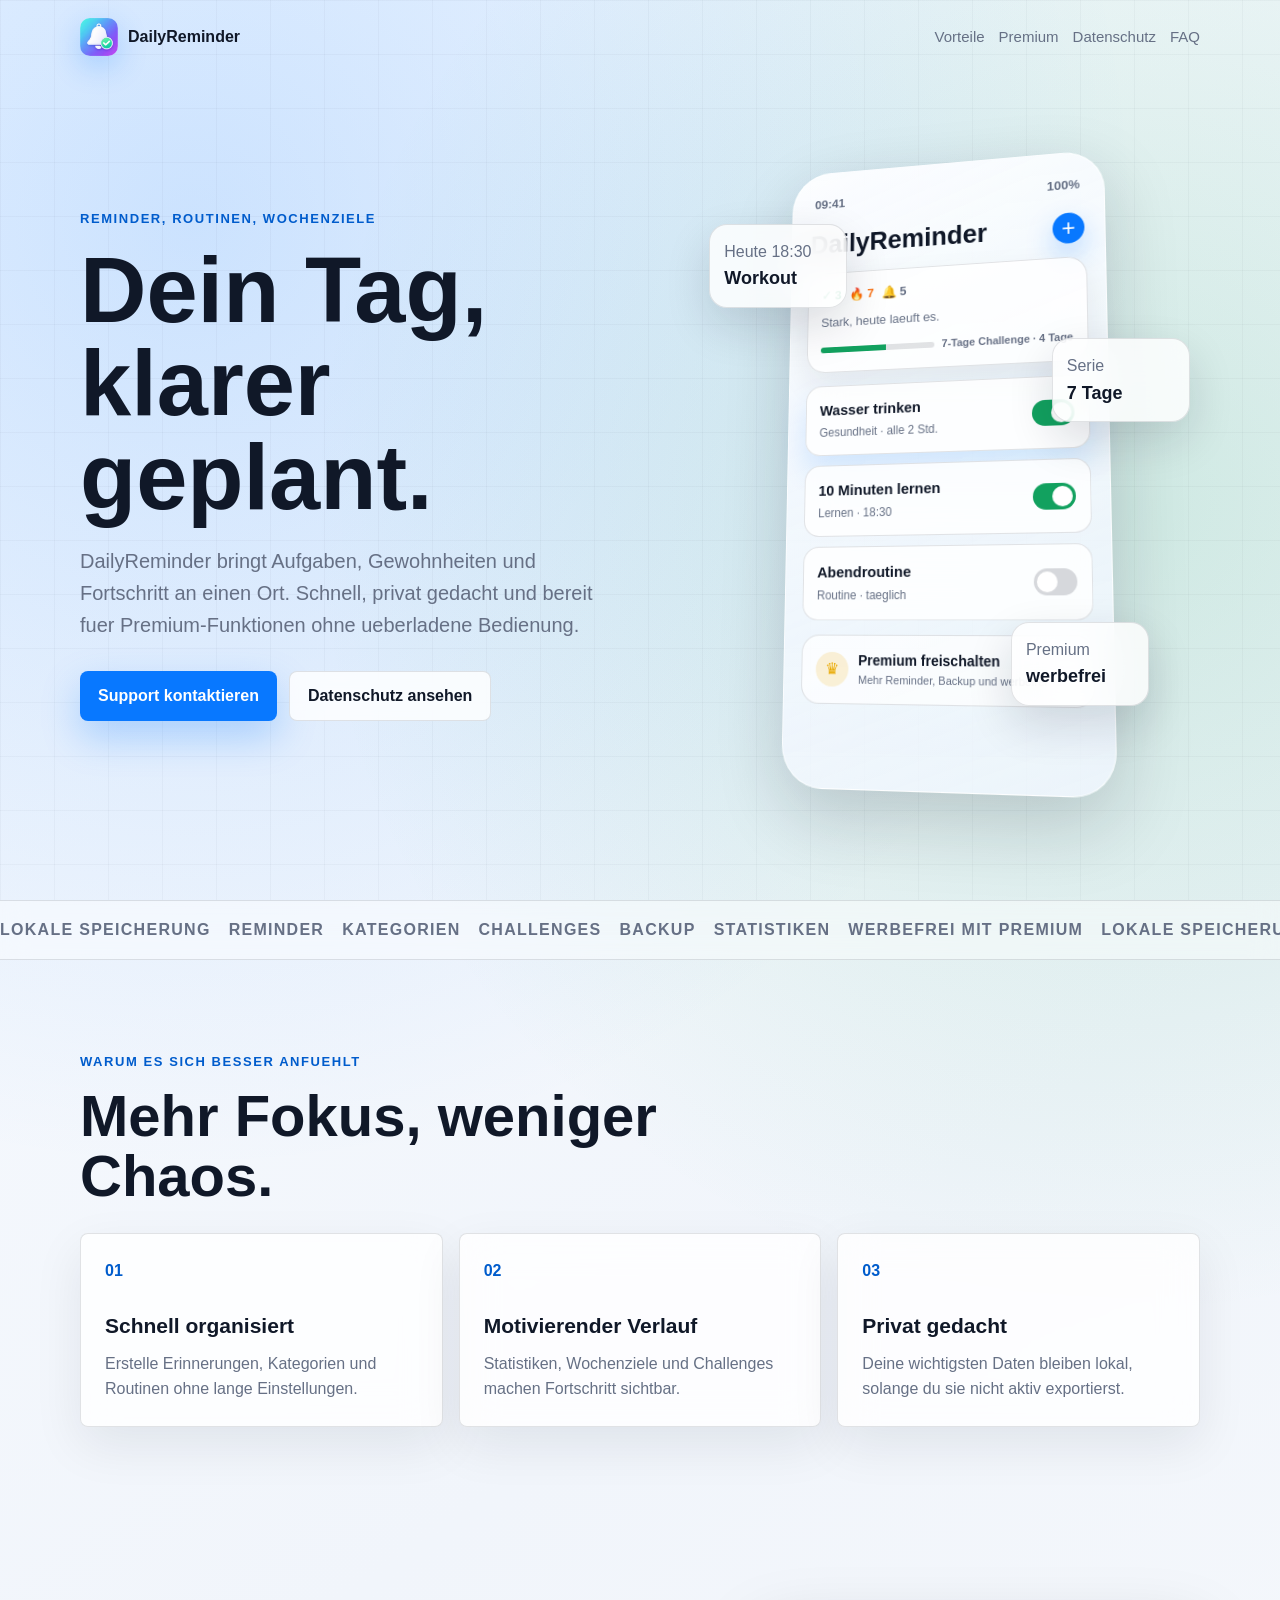
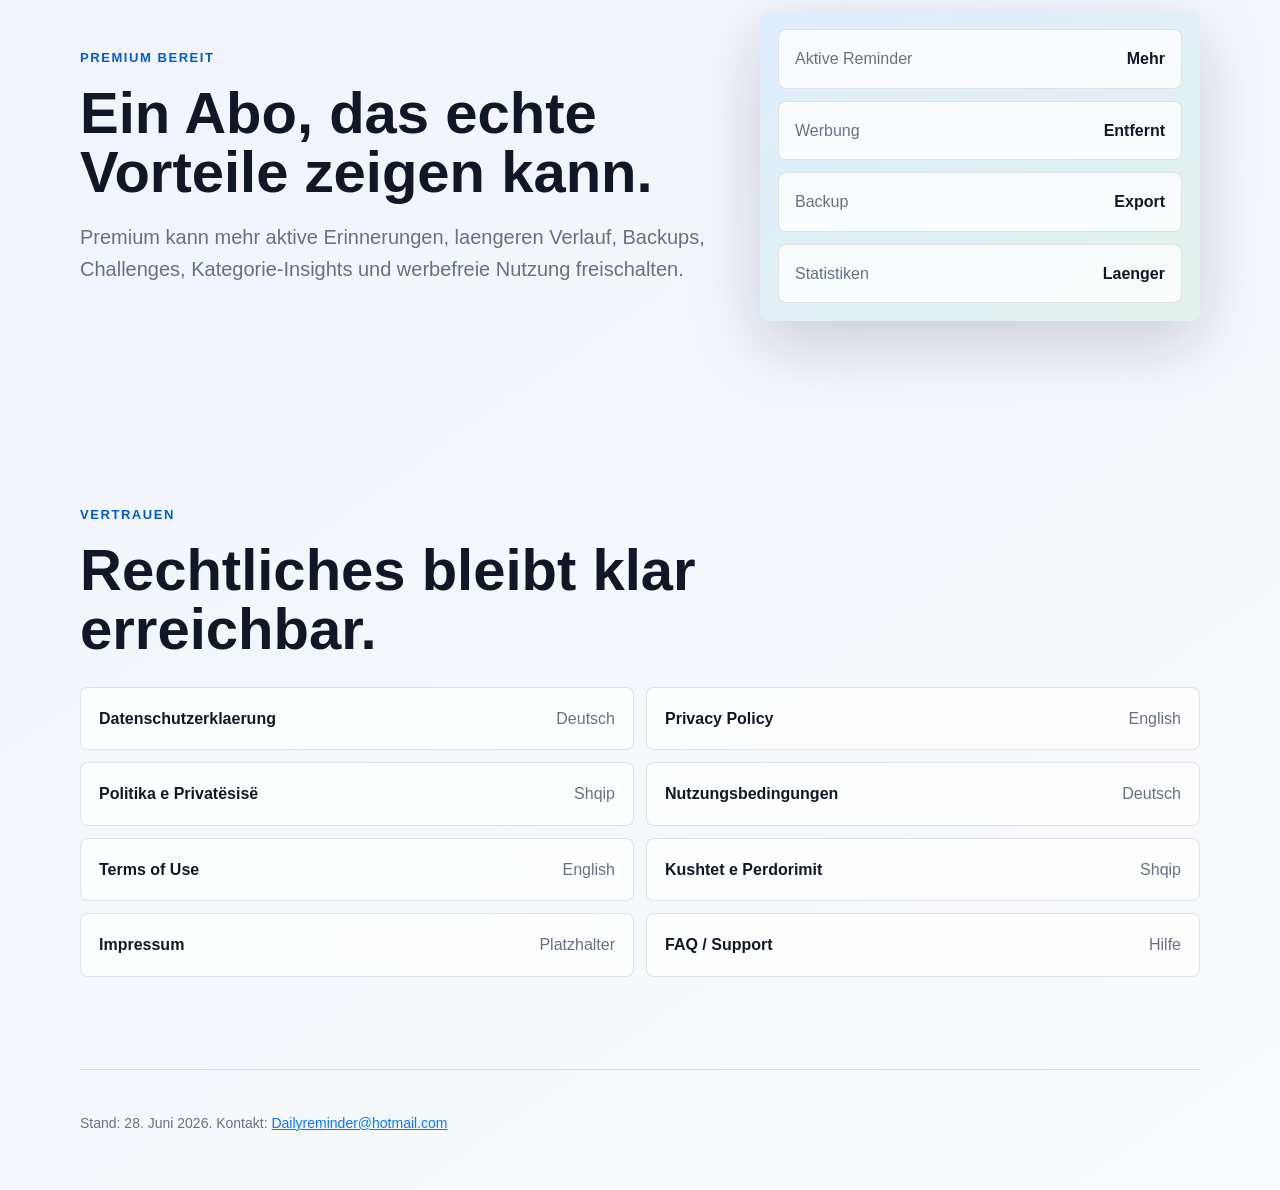
<file: index.html>
<!doctype html>
<html lang="de">
<head>
  <meta charset="utf-8">
  <meta name="viewport" content="width=device-width, initial-scale=1">
  <meta name="description" content="DailyReminder ist eine iOS-App fuer Erinnerungen, Routinen, Ziele und einfache Tagesorganisation.">
  <title>DailyReminder - Erinnerungen, Routinen und Ziele</title>
  <link rel="stylesheet" href="site.css">
</head>
<body>
  <div class="scroll-progress" aria-hidden="true"></div>
  <div class="scene-bg" aria-hidden="true">
    <div class="scanline"></div>
  </div>

  <header class="page">
    <nav class="nav" aria-label="Hauptnavigation">
      <a class="brand" href="index.html" aria-label="DailyReminder Startseite">
        <img src="app-icon.png" alt="" class="brand-icon">
        <span>DailyReminder</span>
      </a>
      <div class="nav-links">
        <a href="#features">Vorteile</a>
        <a href="#premium">Premium</a>
        <a href="privacy.html">Datenschutz</a>
        <a href="faq.html">FAQ</a>
      </div>
    </nav>
  </header>

  <main>
    <section class="hero page">
      <div class="hero-copy reveal">
        <p class="eyebrow">Reminder, Routinen, Wochenziele</p>
        <h1>Dein Tag, klarer geplant.</h1>
        <p class="lead">
          DailyReminder bringt Aufgaben, Gewohnheiten und Fortschritt an einen Ort.
          Schnell, privat gedacht und bereit fuer Premium-Funktionen ohne ueberladene Bedienung.
        </p>
        <div class="actions">
          <a class="button" href="mailto:Dailyreminder@hotmail.com">Support kontaktieren</a>
          <a class="button secondary" href="#privacy">Datenschutz ansehen</a>
        </div>
      </div>

      <div class="hero-stage reveal" data-tilt>
        <div class="phone-shell">
          <div class="phone-status">
            <span>09:41</span>
            <span>100%</span>
          </div>
          <div class="phone-nav">
            <h2>DailyReminder</h2>
            <span class="phone-plus">+</span>
          </div>
          <div class="app-status-card">
            <div class="status-row">
              <span class="status-chip green">✓ 3</span>
              <span class="status-chip orange">🔥 7</span>
              <span class="status-chip gray">🔔 5</span>
            </div>
            <p>Stark, heute laeuft es.</p>
            <div class="challenge-line">
              <span></span>
              <strong>7-Tage Challenge · 4 Tage</strong>
            </div>
          </div>
          <div class="task-list">
            <div class="mini-task active">
              <div><strong>Wasser trinken</strong><span>Gesundheit · alle 2 Std.</span></div>
              <i></i>
            </div>
            <div class="mini-task">
              <div><strong>10 Minuten lernen</strong><span>Lernen · 18:30</span></div>
              <i></i>
            </div>
            <div class="mini-task">
              <div><strong>Abendroutine</strong><span>Routine · taeglich</span></div>
              <i class="off"></i>
            </div>
          </div>
          <div class="phone-premium">
            <span>♛</span>
            <div><strong>Premium freischalten</strong><small>Mehr Reminder, Backup und werbefrei</small></div>
          </div>
        </div>

        <div class="float-card float-one">Heute 18:30<br><strong>Workout</strong></div>
        <div class="float-card float-two">Serie<br><strong>7 Tage</strong></div>
        <div class="float-card float-three">Premium<br><strong>werbefrei</strong></div>
      </div>
    </section>

    <section class="ticker" aria-label="DailyReminder Highlights">
      <div class="ticker-track">
        <span>lokale Speicherung</span>
        <span>Reminder</span>
        <span>Kategorien</span>
        <span>Challenges</span>
        <span>Backup</span>
        <span>Statistiken</span>
        <span>werbefrei mit Premium</span>
        <span>lokale Speicherung</span>
        <span>Reminder</span>
        <span>Kategorien</span>
        <span>Challenges</span>
        <span>Backup</span>
        <span>Statistiken</span>
        <span>werbefrei mit Premium</span>
      </div>
    </section>

    <section class="page section" id="features">
      <div class="section-head reveal">
        <p class="eyebrow">Warum es sich besser anfuehlt</p>
        <h2>Mehr Fokus, weniger Chaos.</h2>
      </div>
      <div class="grid feature-grid">
        <article class="card feature-card reveal" data-tilt>
          <span class="card-icon">01</span>
          <h3>Schnell organisiert</h3>
          <p>Erstelle Erinnerungen, Kategorien und Routinen ohne lange Einstellungen.</p>
        </article>
        <article class="card feature-card reveal" data-tilt>
          <span class="card-icon">02</span>
          <h3>Motivierender Verlauf</h3>
          <p>Statistiken, Wochenziele und Challenges machen Fortschritt sichtbar.</p>
        </article>
        <article class="card feature-card reveal" data-tilt>
          <span class="card-icon">03</span>
          <h3>Privat gedacht</h3>
          <p>Deine wichtigsten Daten bleiben lokal, solange du sie nicht aktiv exportierst.</p>
        </article>
      </div>
    </section>

    <section class="page split section" id="premium">
      <div class="reveal">
        <p class="eyebrow">Premium bereit</p>
        <h2>Ein Abo, das echte Vorteile zeigen kann.</h2>
        <p class="section-text">
          Premium kann mehr aktive Erinnerungen, laengeren Verlauf, Backups,
          Challenges, Kategorie-Insights und werbefreie Nutzung freischalten.
        </p>
      </div>
      <div class="premium-panel reveal" data-tilt>
        <div class="premium-row"><span>Aktive Reminder</span><strong>Mehr</strong></div>
        <div class="premium-row"><span>Werbung</span><strong>Entfernt</strong></div>
        <div class="premium-row"><span>Backup</span><strong>Export</strong></div>
        <div class="premium-row"><span>Statistiken</span><strong>Laenger</strong></div>
      </div>
    </section>

    <section class="page section" id="privacy">
      <div class="section-head reveal">
        <p class="eyebrow">Vertrauen</p>
        <h2>Rechtliches bleibt klar erreichbar.</h2>
      </div>
      <div class="legal-list reveal">
        <a class="legal-link" href="privacy.html"><strong>Datenschutzerklaerung</strong><span>Deutsch</span></a>
        <a class="legal-link" href="privacy-en.html"><strong>Privacy Policy</strong><span>English</span></a>
        <a class="legal-link" href="privacy-sq.html"><strong>Politika e Privatësisë</strong><span>Shqip</span></a>
        <a class="legal-link" href="terms.html"><strong>Nutzungsbedingungen</strong><span>Deutsch</span></a>
        <a class="legal-link" href="terms-en.html"><strong>Terms of Use</strong><span>English</span></a>
        <a class="legal-link" href="terms-sq.html"><strong>Kushtet e Perdorimit</strong><span>Shqip</span></a>
        <a class="legal-link" href="imprint.html"><strong>Impressum</strong><span>Platzhalter</span></a>
        <a class="legal-link" href="faq.html"><strong>FAQ / Support</strong><span>Hilfe</span></a>
      </div>
    </section>
  </main>

  <footer class="page footer">
    <p>Stand: 28. Juni 2026. Kontakt: <a href="mailto:Dailyreminder@hotmail.com">Dailyreminder@hotmail.com</a></p>
  </footer>

  <script src="site.js" defer></script>
</body>
</html>
</file>
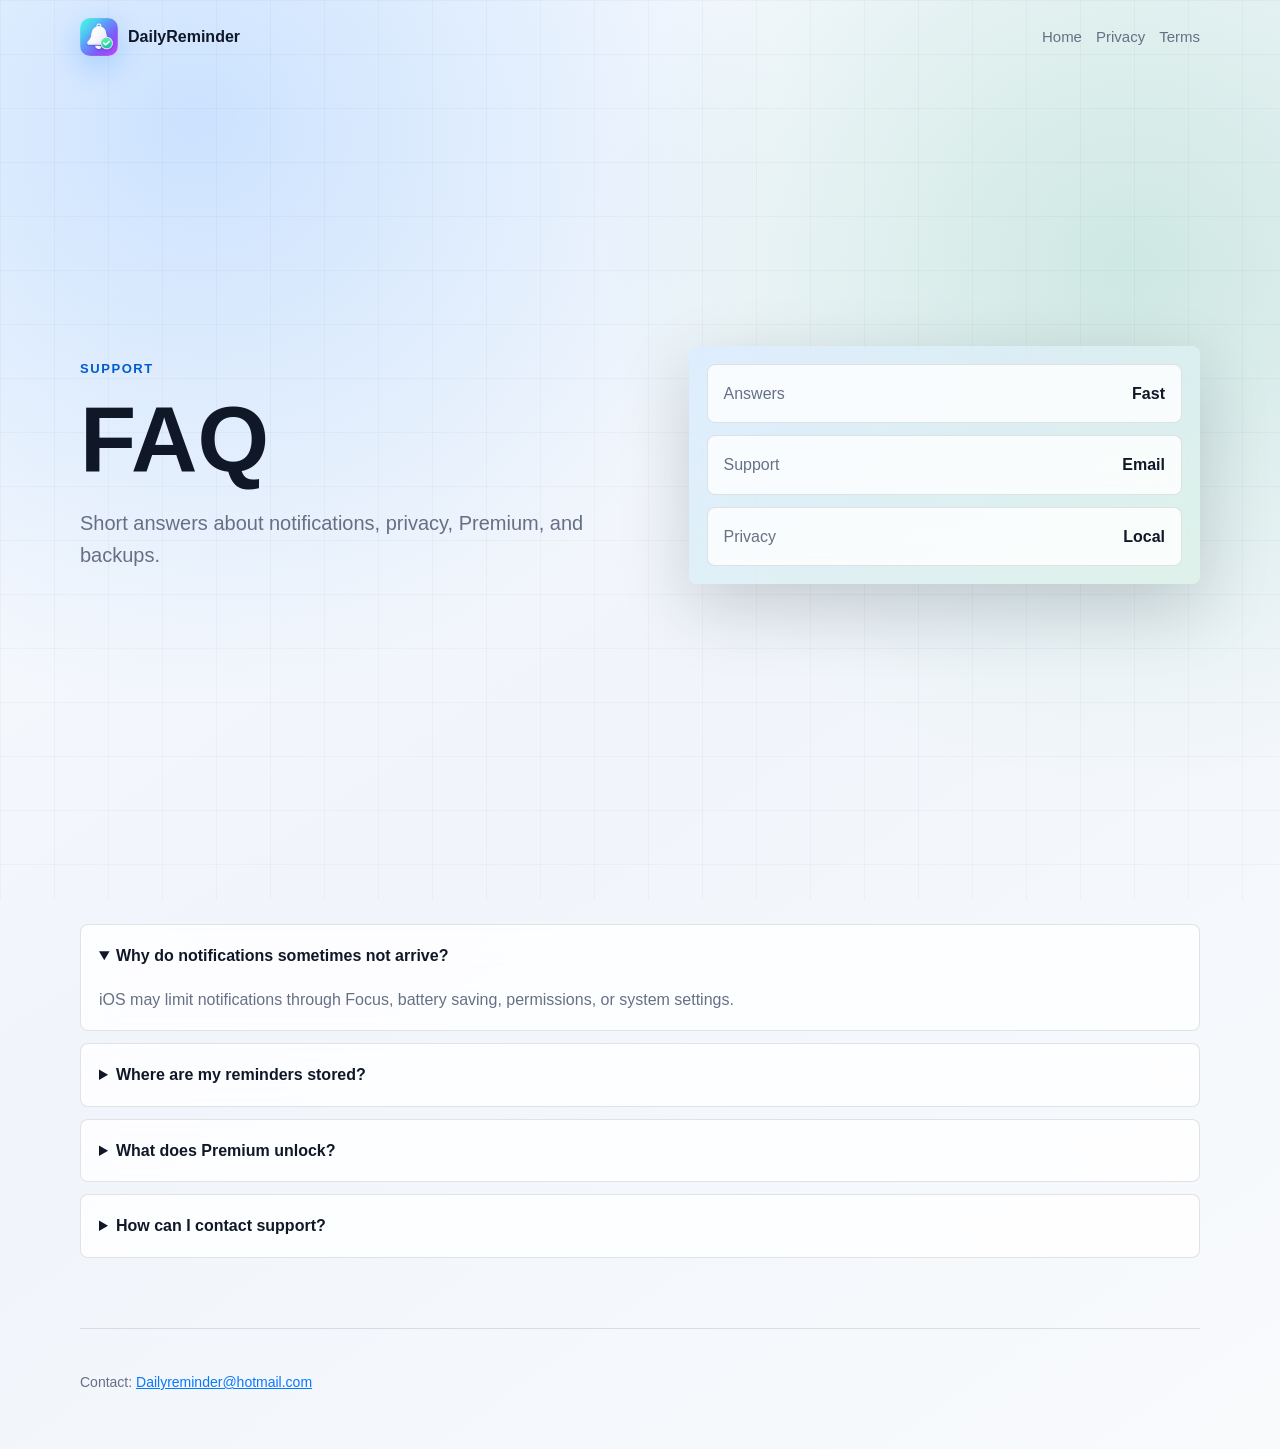
<file: faq-en.html>
<!doctype html>
<html lang="en">
<head>
  <meta charset="utf-8">
  <meta name="viewport" content="width=device-width, initial-scale=1">
  <meta name="description" content="Frequently asked questions about DailyReminder, notifications, Premium, privacy, and backups.">
  <title>DailyReminder - FAQ</title>
  <link rel="stylesheet" href="site.css">
</head>
<body>
  <div class="scroll-progress" aria-hidden="true"></div>
  <div class="scene-bg" aria-hidden="true"><div class="scanline"></div></div>

  <main class="page">
    <nav class="nav" aria-label="Main navigation">
      <a class="brand" href="index.html"><img src="app-icon.png" alt="" class="brand-icon"><span>DailyReminder</span></a>
      <div class="nav-links"><a href="index.html">Home</a><a href="privacy-en.html">Privacy</a><a href="terms-en.html">Terms</a></div>
    </nav>

    <section class="hero">
      <div class="hero-copy reveal">
        <p class="eyebrow">Support</p>
        <h1>FAQ</h1>
        <p class="lead">Short answers about notifications, privacy, Premium, and backups.</p>
      </div>
      <div class="premium-panel reveal" data-tilt>
        <div class="premium-row"><span>Answers</span><strong>Fast</strong></div>
        <div class="premium-row"><span>Support</span><strong>Email</strong></div>
        <div class="premium-row"><span>Privacy</span><strong>Local</strong></div>
      </div>
    </section>

    <section class="faq-list reveal" aria-label="Frequently asked questions">
      <details class="faq-item" open>
        <summary>Why do notifications sometimes not arrive?</summary>
        <p>iOS may limit notifications through Focus, battery saving, permissions, or system settings.</p>
      </details>
      <details class="faq-item">
        <summary>Where are my reminders stored?</summary>
        <p>The app stores reminders locally on your device unless you actively export or share them.</p>
      </details>
      <details class="faq-item">
        <summary>What does Premium unlock?</summary>
        <p>Premium may unlock more active reminders, backups, longer stats history, challenges, and an ad-free experience.</p>
      </details>
      <details class="faq-item">
        <summary>How can I contact support?</summary>
        <p>You can contact support by email at <a href="mailto:Dailyreminder@hotmail.com">Dailyreminder@hotmail.com</a>.</p>
      </details>
    </section>
  </main>
  <footer class="page footer"><p>Contact: <a href="mailto:Dailyreminder@hotmail.com">Dailyreminder@hotmail.com</a></p></footer>
  <script src="site.js" defer></script>
</body>
</html>
</file>
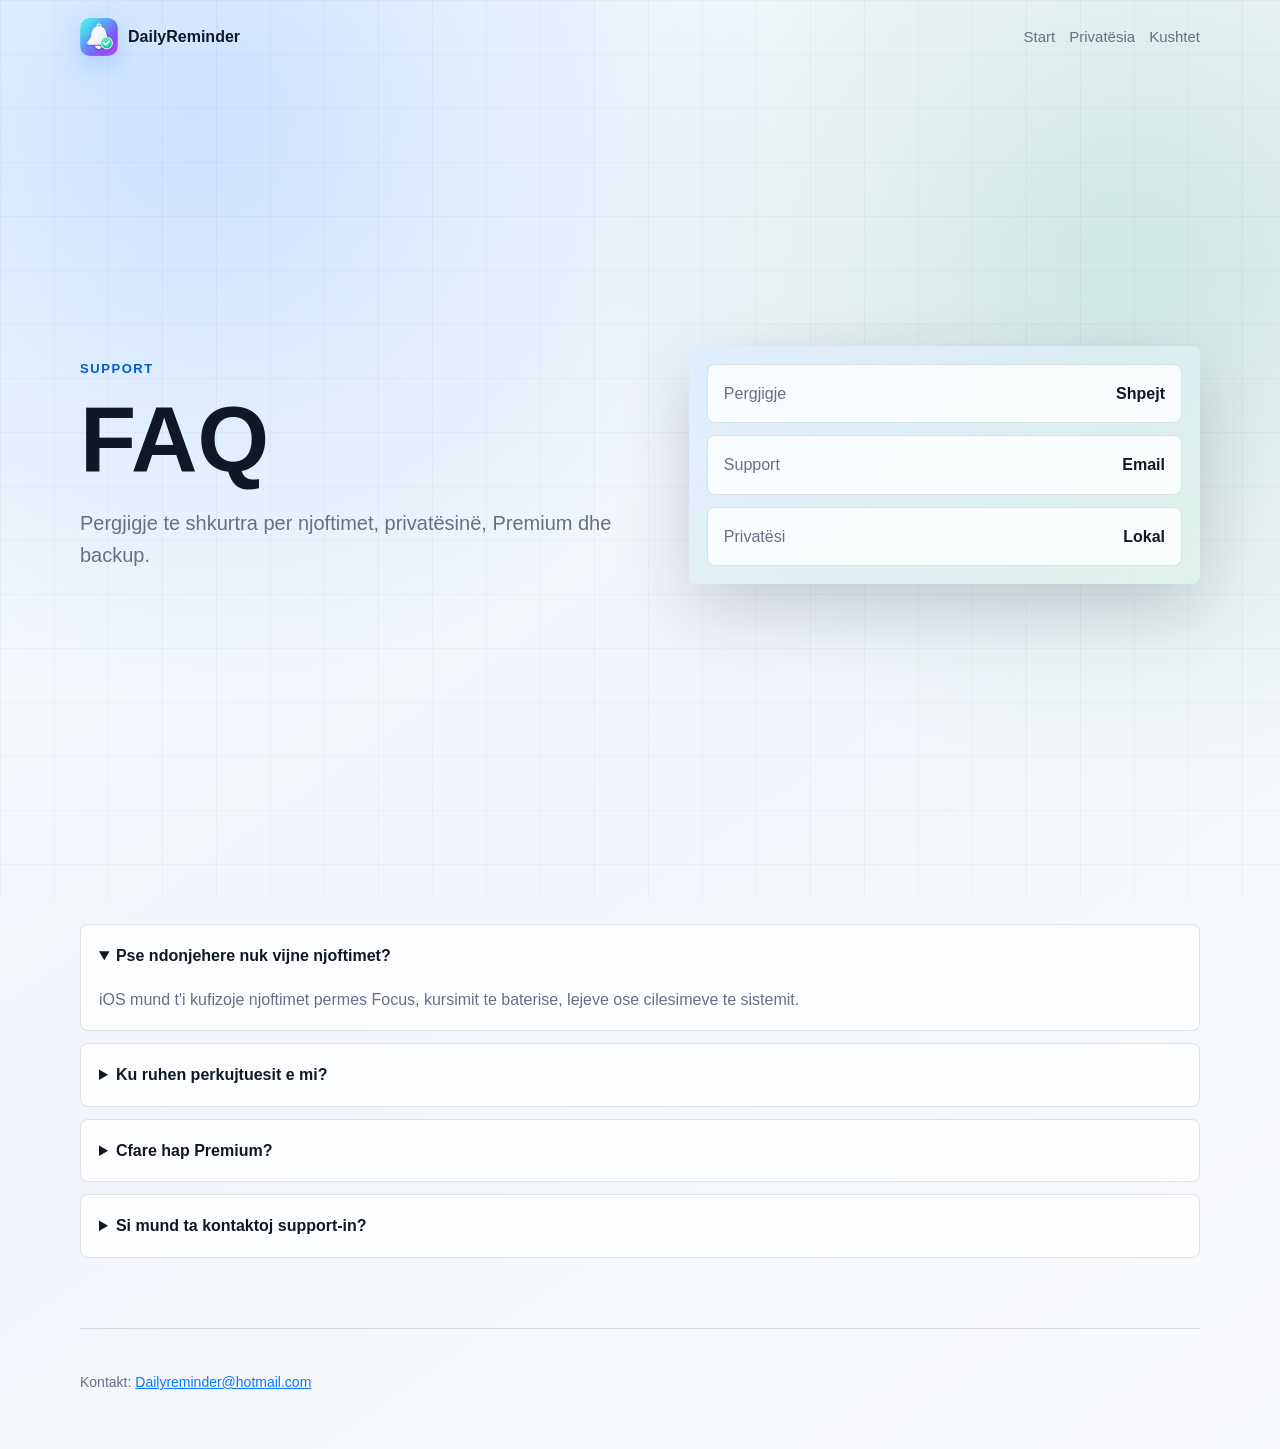
<file: faq-sq.html>
<!doctype html>
<html lang="sq">
<head>
  <meta charset="utf-8">
  <meta name="viewport" content="width=device-width, initial-scale=1">
  <meta name="description" content="Pyetje te shpeshta per DailyReminder, njoftimet, Premium, privatësinë dhe backup.">
  <title>DailyReminder - FAQ</title>
  <link rel="stylesheet" href="site.css">
</head>
<body>
  <div class="scroll-progress" aria-hidden="true"></div>
  <div class="scene-bg" aria-hidden="true"><div class="scanline"></div></div>

  <main class="page">
    <nav class="nav" aria-label="Navigimi kryesor">
      <a class="brand" href="index.html"><img src="app-icon.png" alt="" class="brand-icon"><span>DailyReminder</span></a>
      <div class="nav-links"><a href="index.html">Start</a><a href="privacy-sq.html">Privatësia</a><a href="terms-sq.html">Kushtet</a></div>
    </nav>

    <section class="hero">
      <div class="hero-copy reveal">
        <p class="eyebrow">Support</p>
        <h1>FAQ</h1>
        <p class="lead">Pergjigje te shkurtra per njoftimet, privatësinë, Premium dhe backup.</p>
      </div>
      <div class="premium-panel reveal" data-tilt>
        <div class="premium-row"><span>Pergjigje</span><strong>Shpejt</strong></div>
        <div class="premium-row"><span>Support</span><strong>Email</strong></div>
        <div class="premium-row"><span>Privatësi</span><strong>Lokal</strong></div>
      </div>
    </section>

    <section class="faq-list reveal" aria-label="Pyetje te shpeshta">
      <details class="faq-item" open>
        <summary>Pse ndonjehere nuk vijne njoftimet?</summary>
        <p>iOS mund t'i kufizoje njoftimet permes Focus, kursimit te baterise, lejeve ose cilesimeve te sistemit.</p>
      </details>
      <details class="faq-item">
        <summary>Ku ruhen perkujtuesit e mi?</summary>
        <p>Aplikacioni i ruan perkujtuesit lokalisht ne pajisjen tende, perveç kur i eksporton ose i ndan vete.</p>
      </details>
      <details class="faq-item">
        <summary>Cfare hap Premium?</summary>
        <p>Premium mund te hape me shume perkujtues aktive, backup, histori statistikash, sfida dhe perdorim pa reklama.</p>
      </details>
      <details class="faq-item">
        <summary>Si mund ta kontaktoj support-in?</summary>
        <p>Support-in mund ta kontaktosh me email ne <a href="mailto:Dailyreminder@hotmail.com">Dailyreminder@hotmail.com</a>.</p>
      </details>
    </section>
  </main>
  <footer class="page footer"><p>Kontakt: <a href="mailto:Dailyreminder@hotmail.com">Dailyreminder@hotmail.com</a></p></footer>
  <script src="site.js" defer></script>
</body>
</html>
</file>
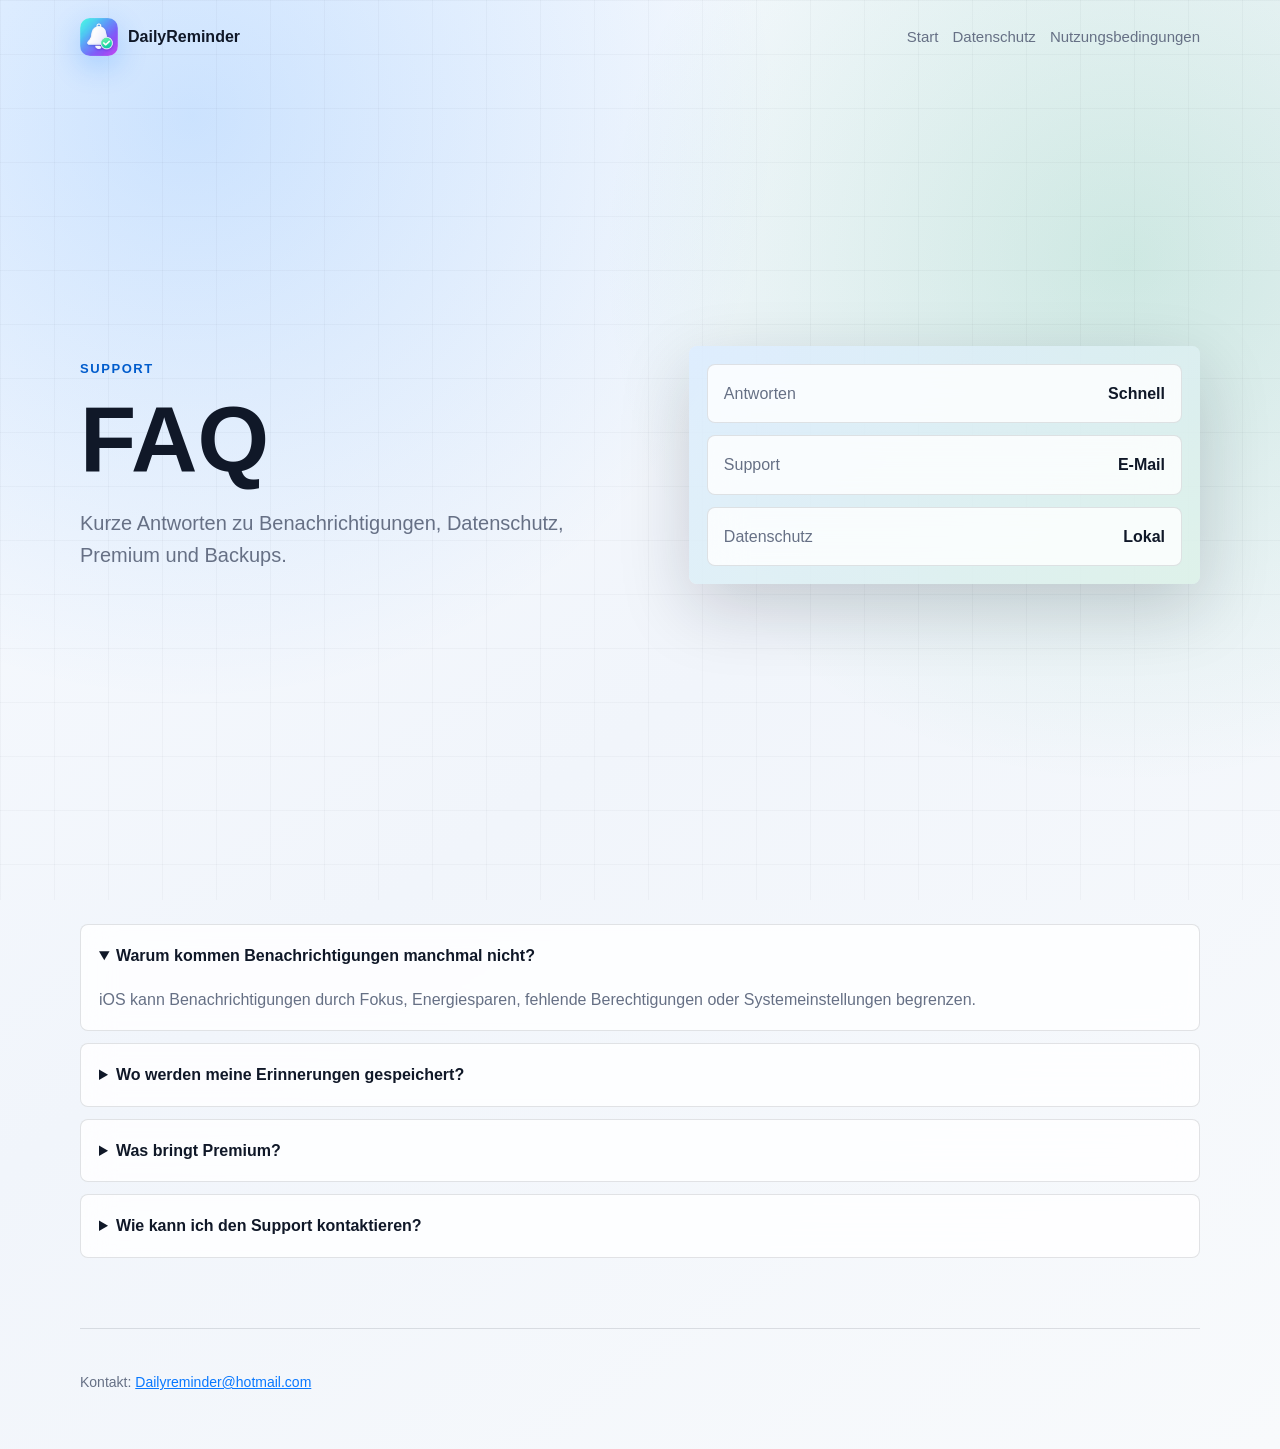
<file: faq.html>
<!doctype html>
<html lang="de">
<head>
  <meta charset="utf-8">
  <meta name="viewport" content="width=device-width, initial-scale=1">
  <meta name="description" content="Haeufige Fragen zu DailyReminder, Benachrichtigungen, Premium, Datenschutz und Backups.">
  <title>DailyReminder - FAQ</title>
  <link rel="stylesheet" href="site.css">
</head>
<body>
  <div class="scroll-progress" aria-hidden="true"></div>
  <div class="scene-bg" aria-hidden="true"><div class="scanline"></div></div>

  <main class="page">
    <nav class="nav" aria-label="Hauptnavigation">
      <a class="brand" href="index.html"><img src="app-icon.png" alt="" class="brand-icon"><span>DailyReminder</span></a>
      <div class="nav-links"><a href="index.html">Start</a><a href="privacy.html">Datenschutz</a><a href="terms.html">Nutzungsbedingungen</a></div>
    </nav>

    <section class="hero">
      <div class="hero-copy reveal">
        <p class="eyebrow">Support</p>
        <h1>FAQ</h1>
        <p class="lead">Kurze Antworten zu Benachrichtigungen, Datenschutz, Premium und Backups.</p>
      </div>
      <div class="premium-panel reveal" data-tilt>
        <div class="premium-row"><span>Antworten</span><strong>Schnell</strong></div>
        <div class="premium-row"><span>Support</span><strong>E-Mail</strong></div>
        <div class="premium-row"><span>Datenschutz</span><strong>Lokal</strong></div>
      </div>
    </section>

    <section class="faq-list reveal" aria-label="Haeufige Fragen">
      <details class="faq-item" open>
        <summary>Warum kommen Benachrichtigungen manchmal nicht?</summary>
        <p>iOS kann Benachrichtigungen durch Fokus, Energiesparen, fehlende Berechtigungen oder Systemeinstellungen begrenzen.</p>
      </details>
      <details class="faq-item">
        <summary>Wo werden meine Erinnerungen gespeichert?</summary>
        <p>Die App speichert Erinnerungen lokal auf deinem Geraet, solange du sie nicht aktiv exportierst oder teilst.</p>
      </details>
      <details class="faq-item">
        <summary>Was bringt Premium?</summary>
        <p>Premium kann mehr aktive Erinnerungen, Backups, laengere Statistik, Challenges und werbefreie Nutzung freischalten.</p>
      </details>
      <details class="faq-item">
        <summary>Wie kann ich den Support kontaktieren?</summary>
        <p>Du erreichst den Support per E-Mail unter <a href="mailto:Dailyreminder@hotmail.com">Dailyreminder@hotmail.com</a>.</p>
      </details>
    </section>
  </main>

  <footer class="page footer"><p>Kontakt: <a href="mailto:Dailyreminder@hotmail.com">Dailyreminder@hotmail.com</a></p></footer>
  <script src="site.js" defer></script>
</body>
</html>
</file>
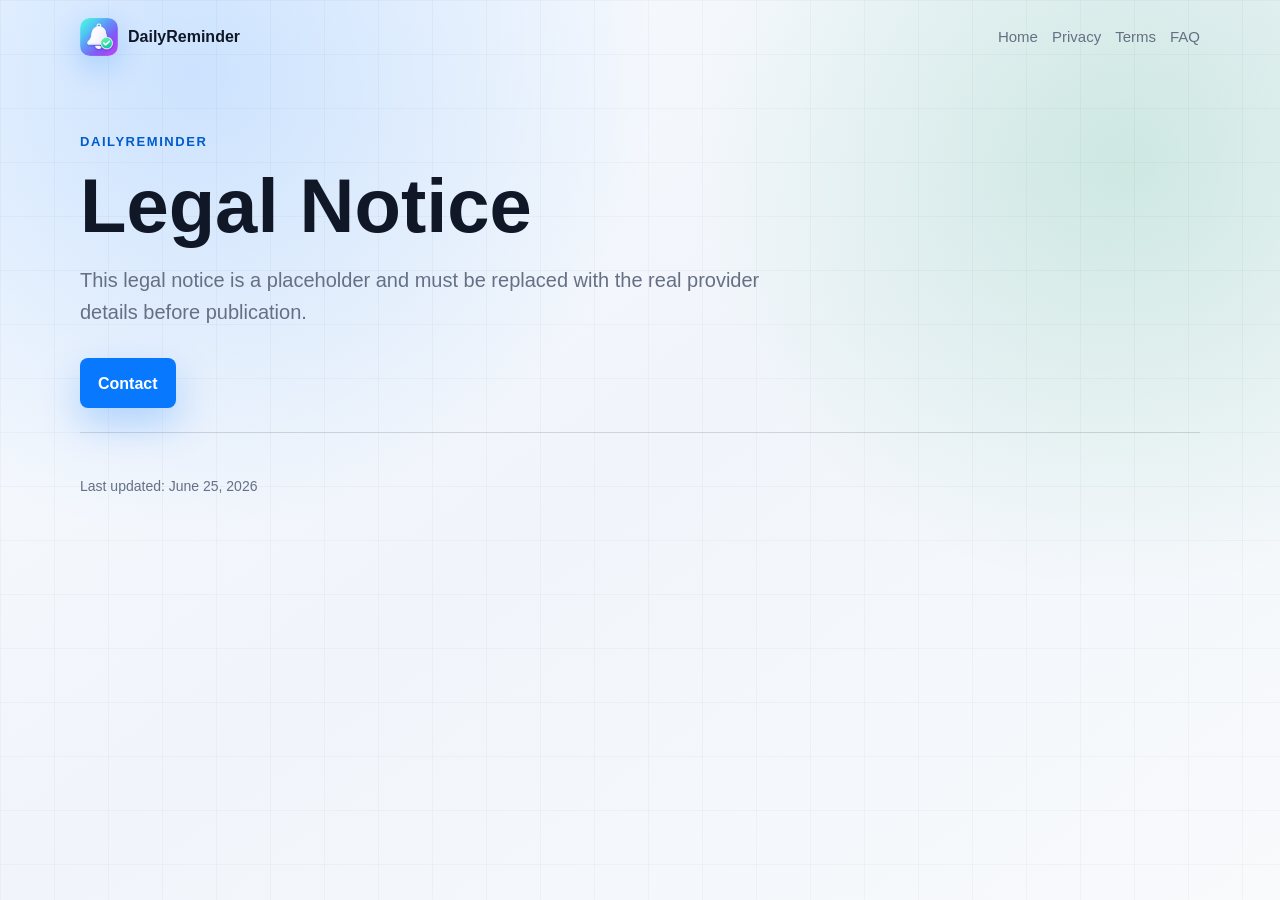
<file: imprint-en.html>
<!doctype html>
<html lang="en">
<head>
  <meta charset="utf-8">
  <meta name="viewport" content="width=device-width, initial-scale=1">
  <meta name="robots" content="noindex">
  <title>DailyReminder - Legal Notice</title>
  <link rel="stylesheet" href="site.css">
</head>
<body>
  <div class="scroll-progress" aria-hidden="true"></div>
  <div class="scene-bg" aria-hidden="true"><div class="scanline"></div></div>

  <main class="page">
    <nav class="nav" aria-label="Main navigation">
      <a class="brand" href="index.html"><img src="app-icon.png" alt="" class="brand-icon"><span>DailyReminder</span></a>
      <div class="nav-links"><a href="index.html">Home</a><a href="privacy-en.html">Privacy</a><a href="terms-en.html">Terms</a><a href="faq-en.html">FAQ</a></div>
    </nav>

    <section class="legal-hero reveal">
      <p class="eyebrow">DailyReminder</p>
      <h1>Legal Notice</h1>
      <p class="lead">This legal notice is a placeholder and must be replaced with the real provider details before publication.</p>
      <div class="actions"><a class="button" href="mailto:Dailyreminder@hotmail.com">Contact</a></div>
    </section>
  </main>
  <footer class="page footer"><p>Last updated: June 25, 2026</p></footer>
  <script src="site.js" defer></script>
</body>
</html>
</file>
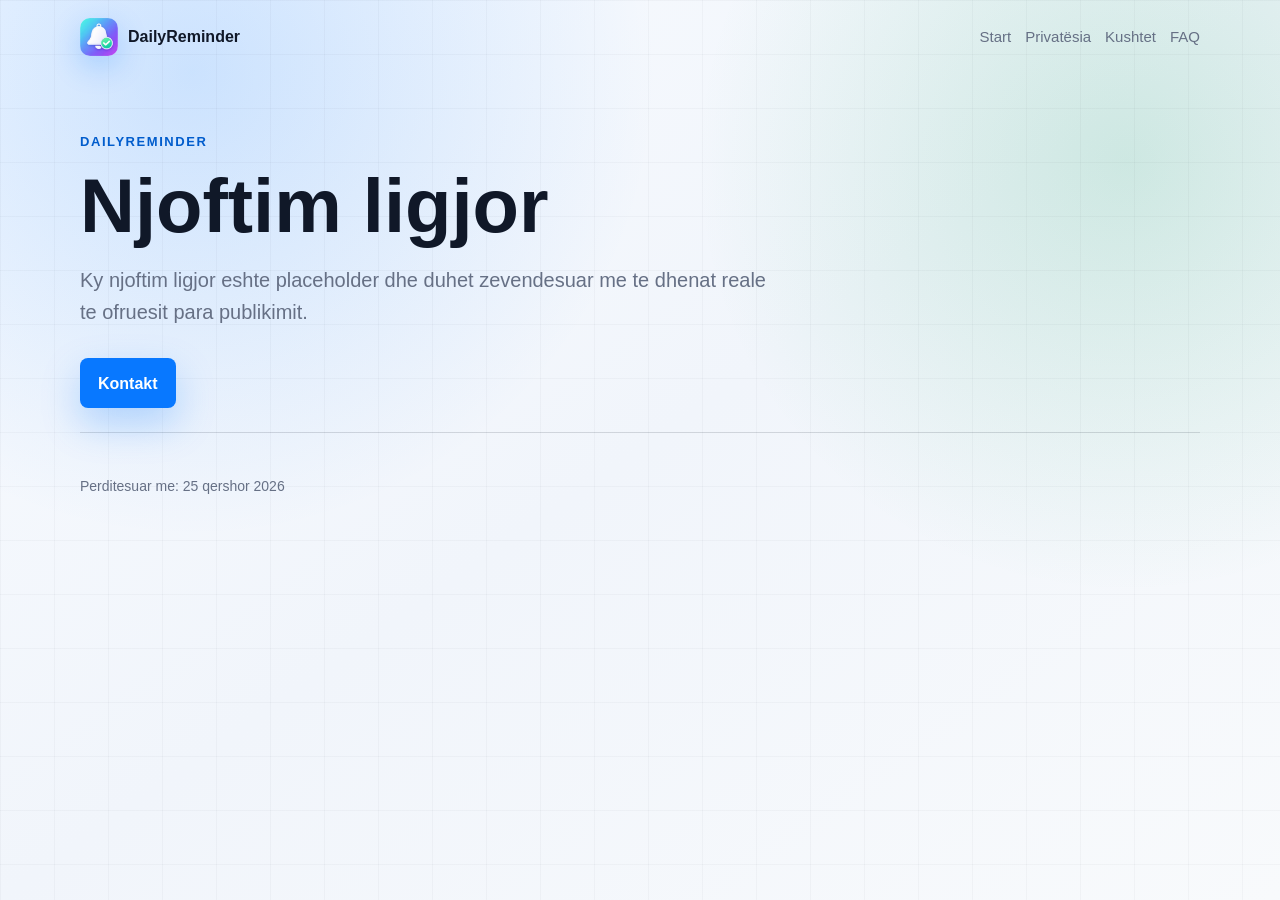
<file: imprint-sq.html>
<!doctype html>
<html lang="sq">
<head>
  <meta charset="utf-8">
  <meta name="viewport" content="width=device-width, initial-scale=1">
  <meta name="robots" content="noindex">
  <title>DailyReminder - Njoftim ligjor</title>
  <link rel="stylesheet" href="site.css">
</head>
<body>
  <div class="scroll-progress" aria-hidden="true"></div>
  <div class="scene-bg" aria-hidden="true"><div class="scanline"></div></div>

  <main class="page">
    <nav class="nav" aria-label="Navigimi kryesor">
      <a class="brand" href="index.html"><img src="app-icon.png" alt="" class="brand-icon"><span>DailyReminder</span></a>
      <div class="nav-links"><a href="index.html">Start</a><a href="privacy-sq.html">Privatësia</a><a href="terms-sq.html">Kushtet</a><a href="faq-sq.html">FAQ</a></div>
    </nav>

    <section class="legal-hero reveal">
      <p class="eyebrow">DailyReminder</p>
      <h1>Njoftim ligjor</h1>
      <p class="lead">Ky njoftim ligjor eshte placeholder dhe duhet zevendesuar me te dhenat reale te ofruesit para publikimit.</p>
      <div class="actions"><a class="button" href="mailto:Dailyreminder@hotmail.com">Kontakt</a></div>
    </section>
  </main>
  <footer class="page footer"><p>Perditesuar me: 25 qershor 2026</p></footer>
  <script src="site.js" defer></script>
</body>
</html>
</file>
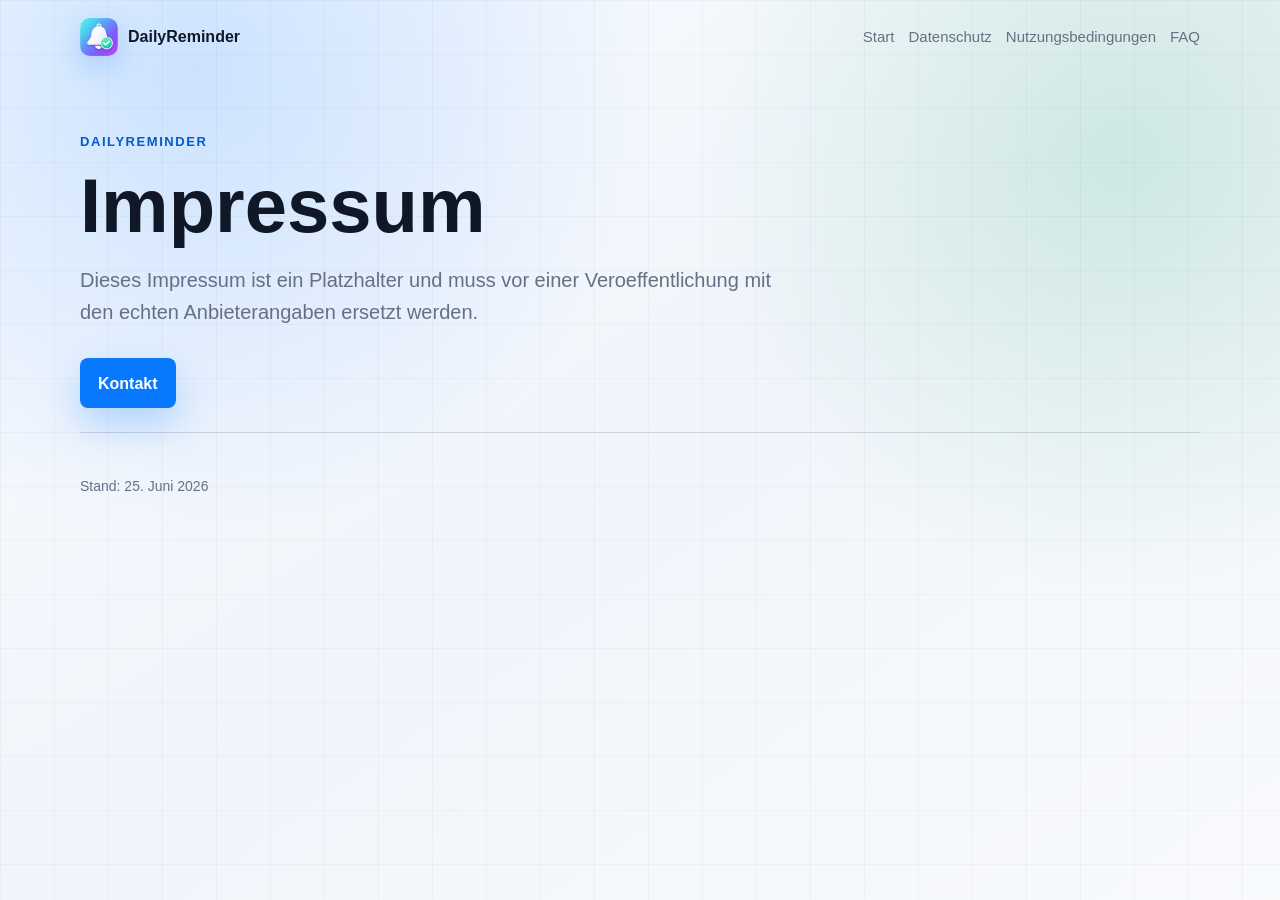
<file: imprint.html>
<!doctype html>
<html lang="de">
<head>
  <meta charset="utf-8">
  <meta name="viewport" content="width=device-width, initial-scale=1">
  <meta name="robots" content="noindex">
  <title>DailyReminder - Impressum</title>
  <link rel="stylesheet" href="site.css">
</head>
<body>
  <div class="scroll-progress" aria-hidden="true"></div>
  <div class="scene-bg" aria-hidden="true"><div class="scanline"></div></div>

  <main class="page">
    <nav class="nav" aria-label="Hauptnavigation">
      <a class="brand" href="index.html"><img src="app-icon.png" alt="" class="brand-icon"><span>DailyReminder</span></a>
      <div class="nav-links"><a href="index.html">Start</a><a href="privacy.html">Datenschutz</a><a href="terms.html">Nutzungsbedingungen</a><a href="faq.html">FAQ</a></div>
    </nav>

    <section class="legal-hero reveal">
      <p class="eyebrow">DailyReminder</p>
      <h1>Impressum</h1>
      <p class="lead">
        Dieses Impressum ist ein Platzhalter und muss vor einer Veroeffentlichung mit den echten Anbieterangaben ersetzt werden.
      </p>
      <div class="actions">
        <a class="button" href="mailto:Dailyreminder@hotmail.com">Kontakt</a>
      </div>
    </section>
  </main>
  <footer class="page footer"><p>Stand: 25. Juni 2026</p></footer>
  <script src="site.js" defer></script>
</body>
</html>
</file>
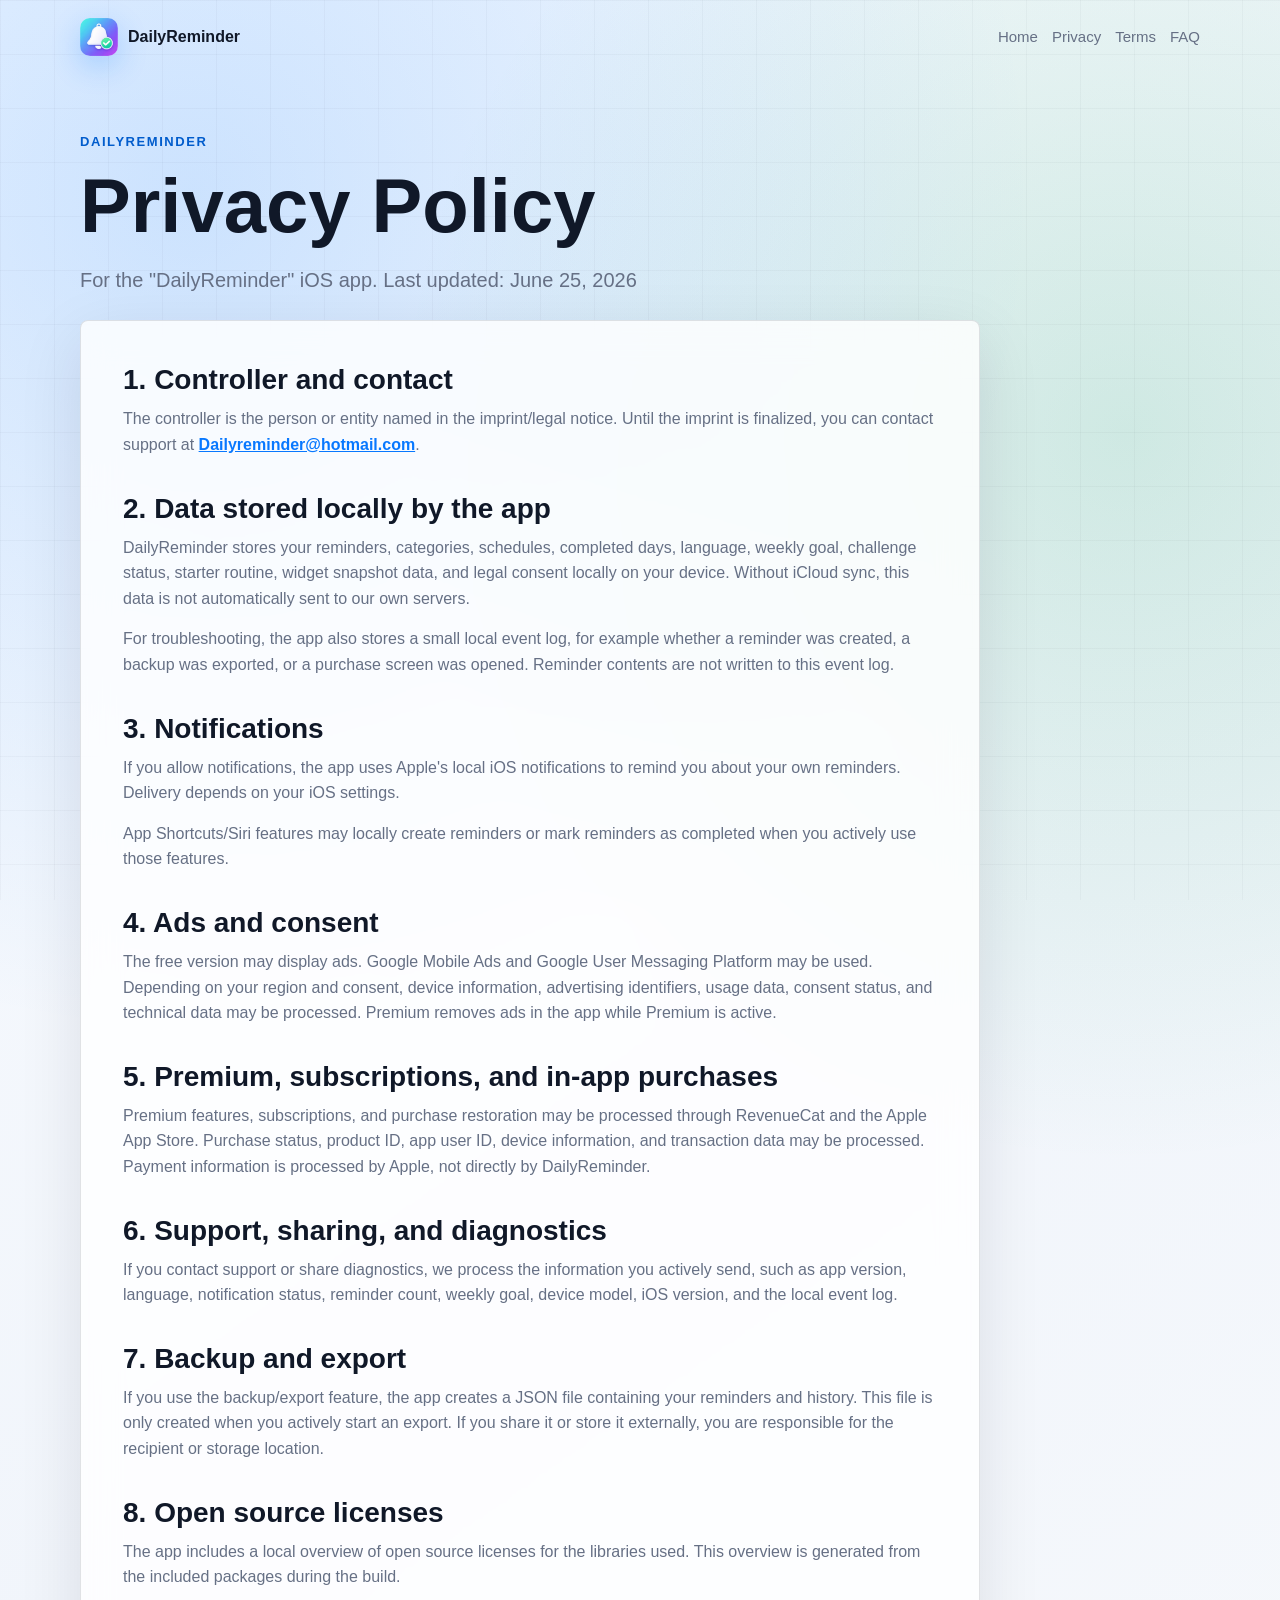
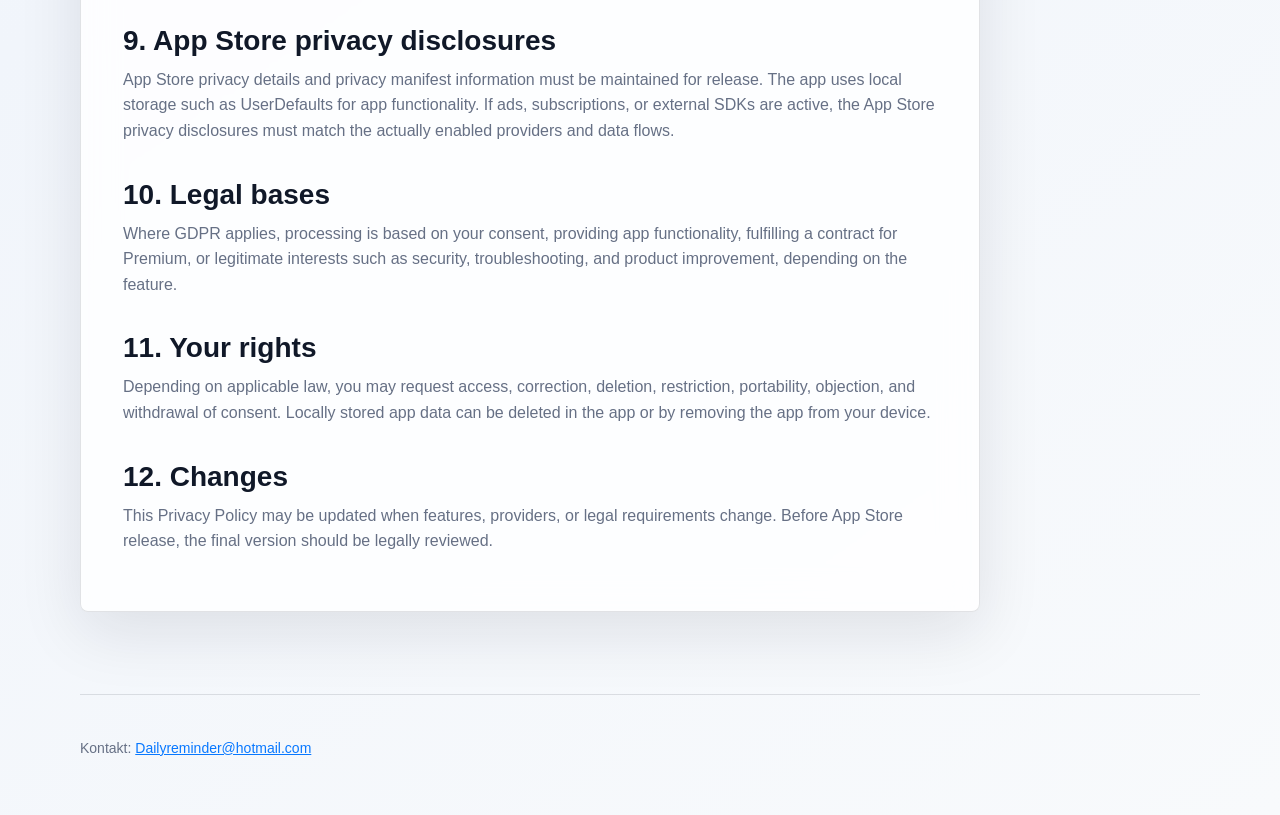
<file: privacy-en.html>
<!doctype html>
<html lang="en">
<head>
  <meta charset="utf-8">
  <meta name="viewport" content="width=device-width, initial-scale=1">
  <title>DailyReminder - Privacy Policy</title>
  <link rel="stylesheet" href="site.css">

</head>
<body>
<div class="scroll-progress" aria-hidden="true"></div>
<div class="scene-bg" aria-hidden="true"><div class="scanline"></div></div>

<main class="page">
  <nav class="nav" aria-label="Main navigation">
    <a class="brand" href="index.html"><img src="app-icon.png" alt="" class="brand-icon"><span>DailyReminder</span></a>
    <div class="nav-links"><a href="index.html">Home</a><a href="privacy-en.html">Privacy</a><a href="terms-en.html">Terms</a><a href="faq-en.html">FAQ</a></div>
  </nav>

  <section class="legal-hero reveal">
    <p class="eyebrow">DailyReminder</p>
    <h1>Privacy Policy</h1>
    <p class="lead">For the "DailyReminder" iOS app. Last updated: June 25, 2026</p>
  </section>

  <article class="legal-document reveal">
    <h2>1. Controller and contact</h2>
      <p>
        The controller is the person or entity named in the imprint/legal notice. Until the imprint is
        finalized, you can contact support at
        <a href="mailto:Dailyreminder@hotmail.com">Dailyreminder@hotmail.com</a>.
      </p>
    
      <h2>2. Data stored locally by the app</h2>
      <p>
        DailyReminder stores your reminders, categories, schedules, completed days, language, weekly goal,
        challenge status, starter routine, widget snapshot data, and legal consent locally on your device.
        Without iCloud sync, this data is not automatically sent to our own servers.
      </p>
      <p>
        For troubleshooting, the app also stores a small local event log, for example whether a reminder
        was created, a backup was exported, or a purchase screen was opened. Reminder contents are not
        written to this event log.
      </p>
    
      <h2>3. Notifications</h2>
      <p>
        If you allow notifications, the app uses Apple's local iOS notifications to remind you about your
        own reminders. Delivery depends on your iOS settings.
      </p>
      <p>
        App Shortcuts/Siri features may locally create reminders or mark reminders as completed when you
        actively use those features.
      </p>
    
      <h2>4. Ads and consent</h2>
      <p>
        The free version may display ads. Google Mobile Ads and Google User Messaging Platform may be used.
        Depending on your region and consent, device information, advertising identifiers, usage data,
        consent status, and technical data may be processed. Premium removes ads in the app while Premium
        is active.
      </p>
    
      <h2>5. Premium, subscriptions, and in-app purchases</h2>
      <p>
        Premium features, subscriptions, and purchase restoration may be processed through RevenueCat and
        the Apple App Store. Purchase status, product ID, app user ID, device information, and transaction
        data may be processed. Payment information is processed by Apple, not directly by DailyReminder.
      </p>
    
      <h2>6. Support, sharing, and diagnostics</h2>
      <p>
        If you contact support or share diagnostics, we process the information you actively send, such as
        app version, language, notification status, reminder count, weekly goal, device model, iOS version,
        and the local event log.
      </p>
    
      <h2>7. Backup and export</h2>
      <p>
        If you use the backup/export feature, the app creates a JSON file containing your reminders and
        history. This file is only created when you actively start an export. If you share it or store it
        externally, you are responsible for the recipient or storage location.
      </p>
    
      <h2>8. Open source licenses</h2>
      <p>
        The app includes a local overview of open source licenses for the libraries used. This overview is
        generated from the included packages during the build.
      </p>
    
      <h2>9. App Store privacy disclosures</h2>
      <p>
        App Store privacy details and privacy manifest information must be maintained for release. The app
        uses local storage such as UserDefaults for app functionality. If ads, subscriptions, or external
        SDKs are active, the App Store privacy disclosures must match the actually enabled providers and
        data flows.
      </p>
    
      <h2>10. Legal bases</h2>
      <p>
        Where GDPR applies, processing is based on your consent, providing app functionality, fulfilling a
        contract for Premium, or legitimate interests such as security, troubleshooting, and product
        improvement, depending on the feature.
      </p>
    
      <h2>11. Your rights</h2>
      <p>
        Depending on applicable law, you may request access, correction, deletion, restriction, portability,
        objection, and withdrawal of consent. Locally stored app data can be deleted in the app or by
        removing the app from your device.
      </p>
    
      <h2>12. Changes</h2>
      <p>
        This Privacy Policy may be updated when features, providers, or legal requirements change. Before
        App Store release, the final version should be legally reviewed.
      </p>
  </article>
</main>

<footer class="page footer"><p>Kontakt: <a href="mailto:Dailyreminder@hotmail.com">Dailyreminder@hotmail.com</a></p></footer>
<script src="site.js" defer></script>
</body>
</html>
</file>
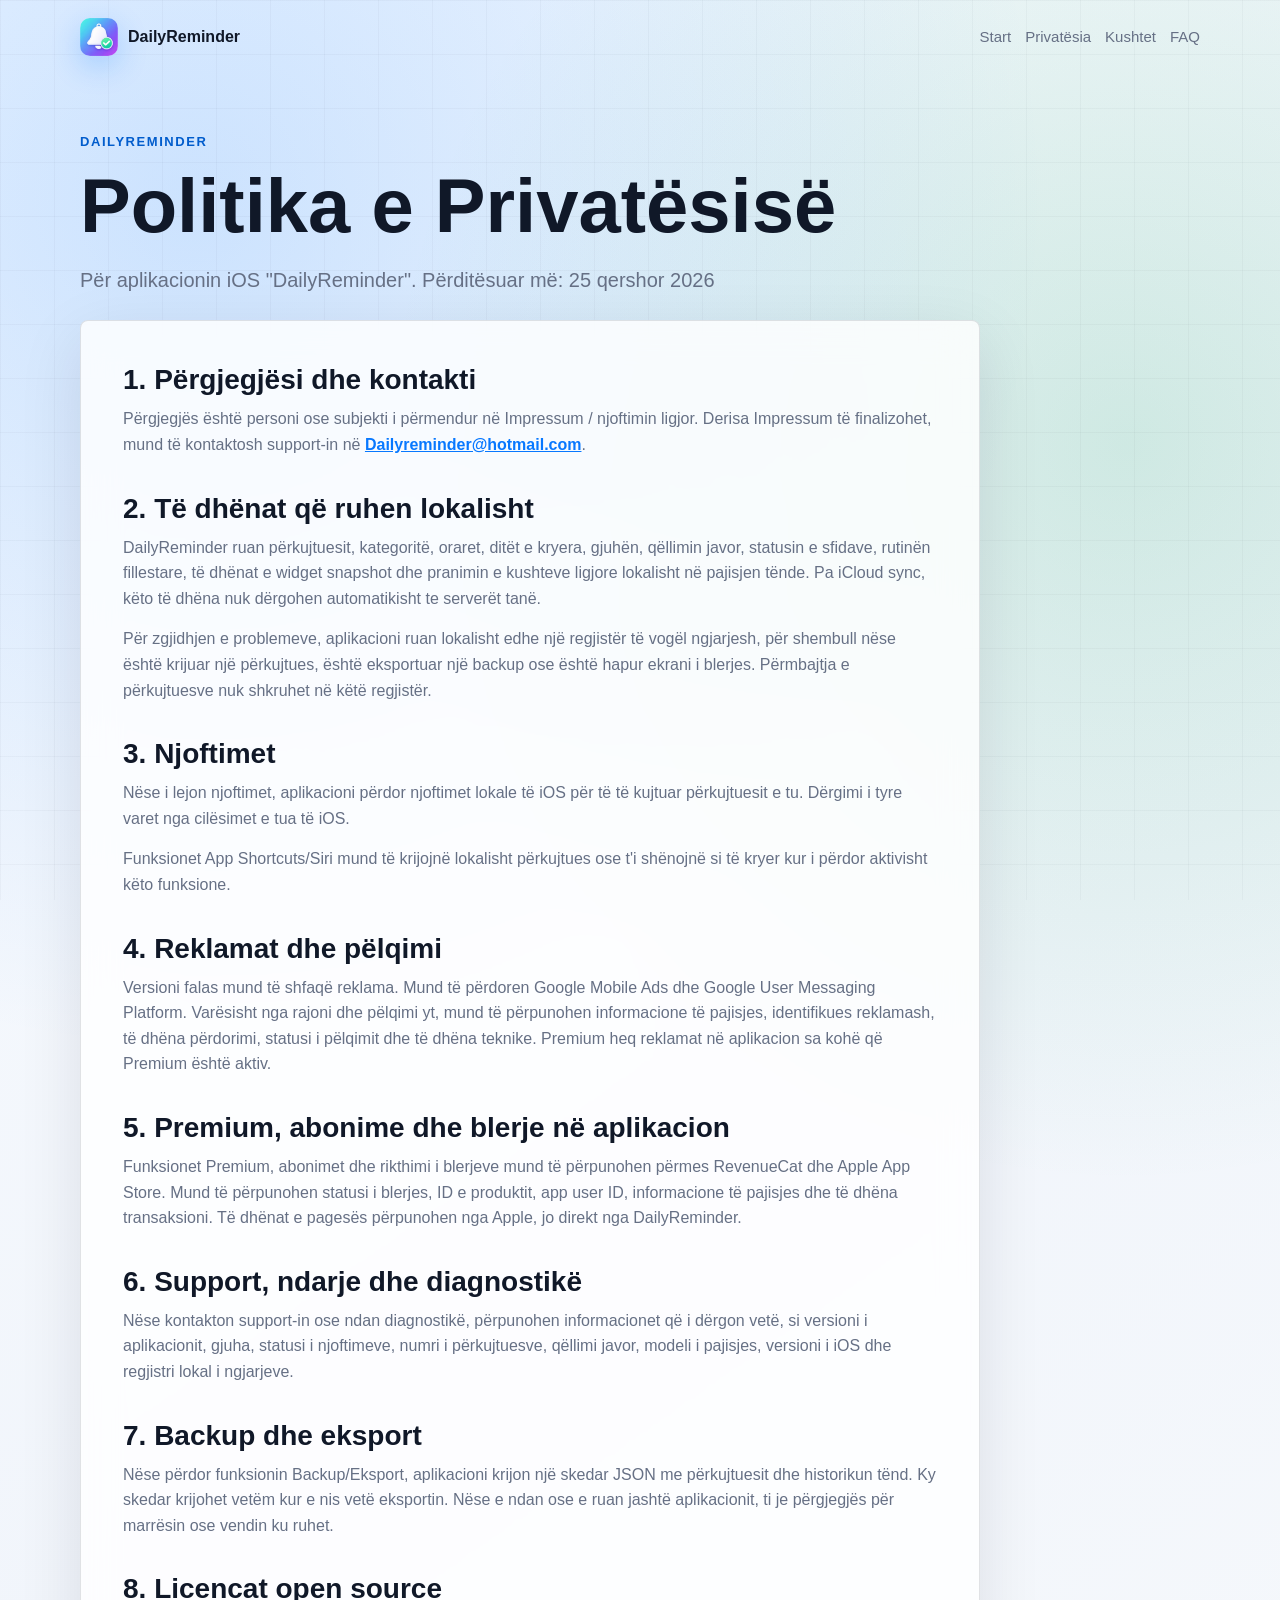
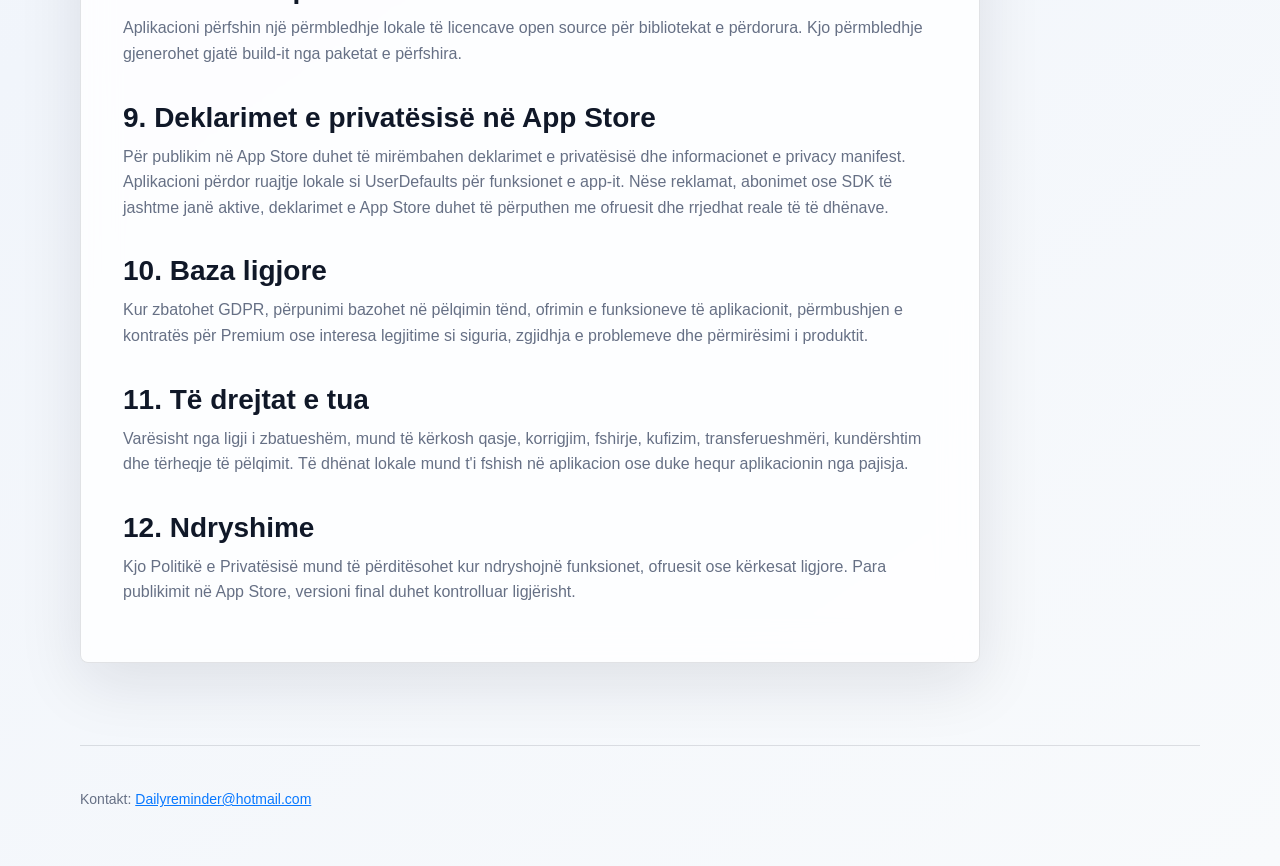
<file: privacy-sq.html>
<!doctype html>
<html lang="sq">
<head>
  <meta charset="utf-8">
  <meta name="viewport" content="width=device-width, initial-scale=1">
  <title>DailyReminder - Politika e Privatësisë</title>
  <link rel="stylesheet" href="site.css">

</head>
<body>
<div class="scroll-progress" aria-hidden="true"></div>
<div class="scene-bg" aria-hidden="true"><div class="scanline"></div></div>

<main class="page">
  <nav class="nav" aria-label="Navigimi kryesor">
    <a class="brand" href="index.html"><img src="app-icon.png" alt="" class="brand-icon"><span>DailyReminder</span></a>
    <div class="nav-links"><a href="index.html">Start</a><a href="privacy-sq.html">Privatësia</a><a href="terms-sq.html">Kushtet</a><a href="faq-sq.html">FAQ</a></div>
  </nav>

  <section class="legal-hero reveal">
    <p class="eyebrow">DailyReminder</p>
    <h1>Politika e Privatësisë</h1>
    <p class="lead">Për aplikacionin iOS "DailyReminder". Përditësuar më: 25 qershor 2026</p>
  </section>

  <article class="legal-document reveal">
    <h2>1. Përgjegjësi dhe kontakti</h2>
      <p>
        Përgjegjës është personi ose subjekti i përmendur në Impressum / njoftimin ligjor. Derisa Impressum
        të finalizohet, mund të kontaktosh support-in në
        <a href="mailto:Dailyreminder@hotmail.com">Dailyreminder@hotmail.com</a>.
      </p>
    
      <h2>2. Të dhënat që ruhen lokalisht</h2>
      <p>
        DailyReminder ruan përkujtuesit, kategoritë, oraret, ditët e kryera, gjuhën, qëllimin javor,
        statusin e sfidave, rutinën fillestare, të dhënat e widget snapshot dhe pranimin e kushteve ligjore
        lokalisht në pajisjen tënde. Pa iCloud sync, këto të dhëna nuk dërgohen automatikisht te serverët tanë.
      </p>
      <p>
        Për zgjidhjen e problemeve, aplikacioni ruan lokalisht edhe një regjistër të vogël ngjarjesh, për
        shembull nëse është krijuar një përkujtues, është eksportuar një backup ose është hapur ekrani i
        blerjes. Përmbajtja e përkujtuesve nuk shkruhet në këtë regjistër.
      </p>
    
      <h2>3. Njoftimet</h2>
      <p>
        Nëse i lejon njoftimet, aplikacioni përdor njoftimet lokale të iOS për të të kujtuar përkujtuesit
        e tu. Dërgimi i tyre varet nga cilësimet e tua të iOS.
      </p>
      <p>
        Funksionet App Shortcuts/Siri mund të krijojnë lokalisht përkujtues ose t'i shënojnë si të kryer
        kur i përdor aktivisht këto funksione.
      </p>
    
      <h2>4. Reklamat dhe pëlqimi</h2>
      <p>
        Versioni falas mund të shfaqë reklama. Mund të përdoren Google Mobile Ads dhe Google User Messaging
        Platform. Varësisht nga rajoni dhe pëlqimi yt, mund të përpunohen informacione të pajisjes,
        identifikues reklamash, të dhëna përdorimi, statusi i pëlqimit dhe të dhëna teknike. Premium heq
        reklamat në aplikacion sa kohë që Premium është aktiv.
      </p>
    
      <h2>5. Premium, abonime dhe blerje në aplikacion</h2>
      <p>
        Funksionet Premium, abonimet dhe rikthimi i blerjeve mund të përpunohen përmes RevenueCat dhe Apple
        App Store. Mund të përpunohen statusi i blerjes, ID e produktit, app user ID, informacione të
        pajisjes dhe të dhëna transaksioni. Të dhënat e pagesës përpunohen nga Apple, jo direkt nga
        DailyReminder.
      </p>
    
      <h2>6. Support, ndarje dhe diagnostikë</h2>
      <p>
        Nëse kontakton support-in ose ndan diagnostikë, përpunohen informacionet që i dërgon vetë, si
        versioni i aplikacionit, gjuha, statusi i njoftimeve, numri i përkujtuesve, qëllimi javor, modeli
        i pajisjes, versioni i iOS dhe regjistri lokal i ngjarjeve.
      </p>
    
      <h2>7. Backup dhe eksport</h2>
      <p>
        Nëse përdor funksionin Backup/Eksport, aplikacioni krijon një skedar JSON me përkujtuesit dhe
        historikun tënd. Ky skedar krijohet vetëm kur e nis vetë eksportin. Nëse e ndan ose e ruan jashtë
        aplikacionit, ti je përgjegjës për marrësin ose vendin ku ruhet.
      </p>
    
      <h2>8. Licencat open source</h2>
      <p>
        Aplikacioni përfshin një përmbledhje lokale të licencave open source për bibliotekat e përdorura.
        Kjo përmbledhje gjenerohet gjatë build-it nga paketat e përfshira.
      </p>
    
      <h2>9. Deklarimet e privatësisë në App Store</h2>
      <p>
        Për publikim në App Store duhet të mirëmbahen deklarimet e privatësisë dhe informacionet e privacy
        manifest. Aplikacioni përdor ruajtje lokale si UserDefaults për funksionet e app-it. Nëse reklamat,
        abonimet ose SDK të jashtme janë aktive, deklarimet e App Store duhet të përputhen me ofruesit dhe
        rrjedhat reale të të dhënave.
      </p>
    
      <h2>10. Baza ligjore</h2>
      <p>
        Kur zbatohet GDPR, përpunimi bazohet në pëlqimin tënd, ofrimin e funksioneve të aplikacionit,
        përmbushjen e kontratës për Premium ose interesa legjitime si siguria, zgjidhja e problemeve dhe
        përmirësimi i produktit.
      </p>
    
      <h2>11. Të drejtat e tua</h2>
      <p>
        Varësisht nga ligji i zbatueshëm, mund të kërkosh qasje, korrigjim, fshirje, kufizim,
        transferueshmëri, kundërshtim dhe tërheqje të pëlqimit. Të dhënat lokale mund t'i fshish në
        aplikacion ose duke hequr aplikacionin nga pajisja.
      </p>
    
      <h2>12. Ndryshime</h2>
      <p>
        Kjo Politikë e Privatësisë mund të përditësohet kur ndryshojnë funksionet, ofruesit ose kërkesat
        ligjore. Para publikimit në App Store, versioni final duhet kontrolluar ligjërisht.
      </p>
  </article>
</main>

<footer class="page footer"><p>Kontakt: <a href="mailto:Dailyreminder@hotmail.com">Dailyreminder@hotmail.com</a></p></footer>
<script src="site.js" defer></script>
</body>
</html>
</file>
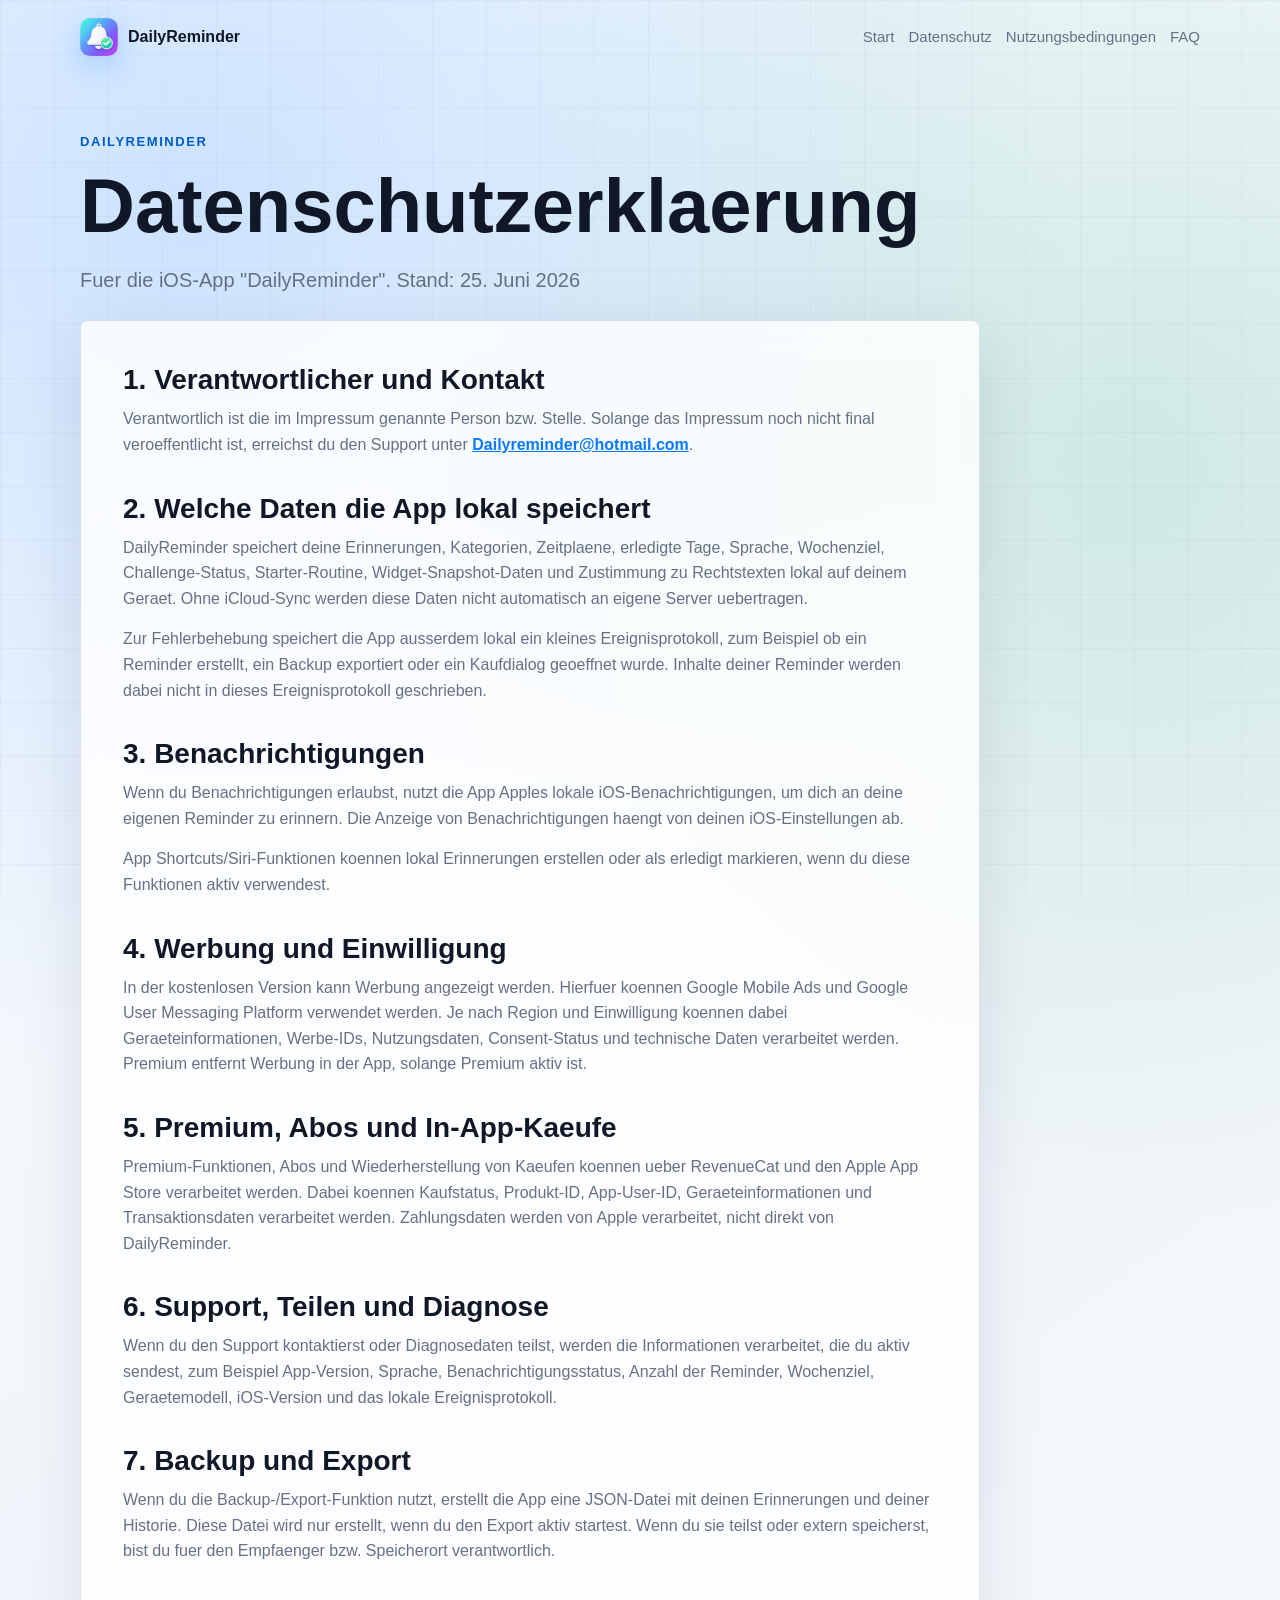
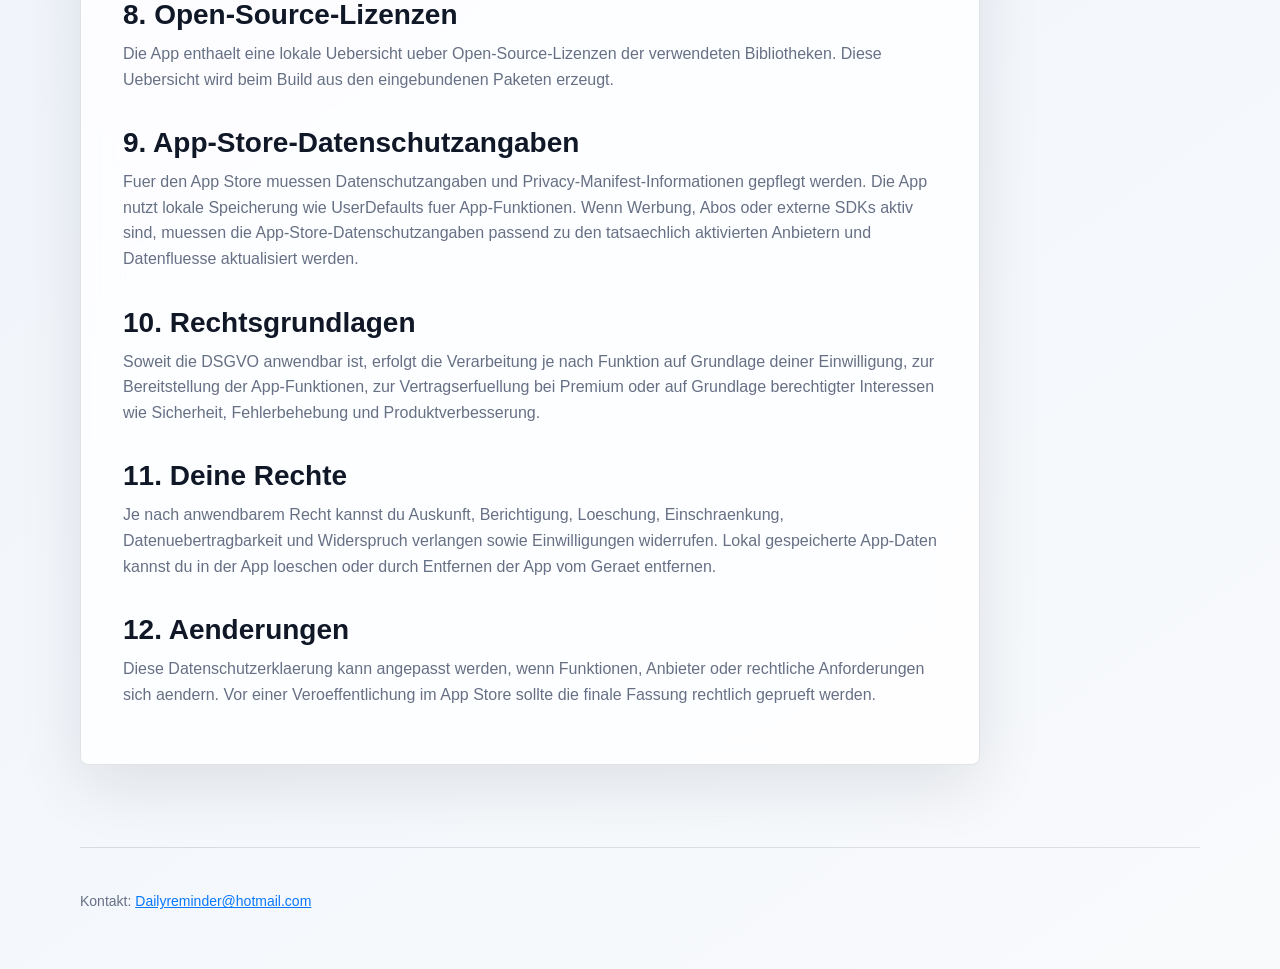
<file: privacy.html>
<!doctype html>
<html lang="de">
<head>
  <meta charset="utf-8">
  <meta name="viewport" content="width=device-width, initial-scale=1">
  <title>DailyReminder - Datenschutzerklaerung</title>
  <link rel="stylesheet" href="site.css">

</head>
<body>
<div class="scroll-progress" aria-hidden="true"></div>
<div class="scene-bg" aria-hidden="true"><div class="scanline"></div></div>

<main class="page">
  <nav class="nav" aria-label="Hauptnavigation">
    <a class="brand" href="index.html"><img src="app-icon.png" alt="" class="brand-icon"><span>DailyReminder</span></a>
    <div class="nav-links"><a href="index.html">Start</a><a href="privacy.html">Datenschutz</a><a href="terms.html">Nutzungsbedingungen</a><a href="faq.html">FAQ</a></div>
  </nav>

  <section class="legal-hero reveal">
    <p class="eyebrow">DailyReminder</p>
    <h1>Datenschutzerklaerung</h1>
    <p class="lead">Fuer die iOS-App "DailyReminder". Stand: 25. Juni 2026</p>
  </section>

  <article class="legal-document reveal">
    <h2>1. Verantwortlicher und Kontakt</h2>
      <p>
        Verantwortlich ist die im Impressum genannte Person bzw. Stelle. Solange das Impressum noch nicht
        final veroeffentlicht ist, erreichst du den Support unter
        <a href="mailto:Dailyreminder@hotmail.com">Dailyreminder@hotmail.com</a>.
      </p>
    
      <h2>2. Welche Daten die App lokal speichert</h2>
      <p>
        DailyReminder speichert deine Erinnerungen, Kategorien, Zeitplaene, erledigte Tage, Sprache,
        Wochenziel, Challenge-Status, Starter-Routine, Widget-Snapshot-Daten und Zustimmung zu Rechtstexten
        lokal auf deinem Geraet. Ohne iCloud-Sync werden diese Daten nicht automatisch an eigene Server
        uebertragen.
      </p>
      <p>
        Zur Fehlerbehebung speichert die App ausserdem lokal ein kleines Ereignisprotokoll, zum Beispiel
        ob ein Reminder erstellt, ein Backup exportiert oder ein Kaufdialog geoeffnet wurde. Inhalte deiner
        Reminder werden dabei nicht in dieses Ereignisprotokoll geschrieben.
      </p>
    
      <h2>3. Benachrichtigungen</h2>
      <p>
        Wenn du Benachrichtigungen erlaubst, nutzt die App Apples lokale iOS-Benachrichtigungen, um dich
        an deine eigenen Reminder zu erinnern. Die Anzeige von Benachrichtigungen haengt von deinen
        iOS-Einstellungen ab.
      </p>
      <p>
        App Shortcuts/Siri-Funktionen koennen lokal Erinnerungen erstellen oder als erledigt markieren,
        wenn du diese Funktionen aktiv verwendest.
      </p>
    
      <h2>4. Werbung und Einwilligung</h2>
      <p>
        In der kostenlosen Version kann Werbung angezeigt werden. Hierfuer koennen Google Mobile Ads und
        Google User Messaging Platform verwendet werden. Je nach Region und Einwilligung koennen dabei
        Geraeteinformationen, Werbe-IDs, Nutzungsdaten, Consent-Status und technische Daten verarbeitet
        werden. Premium entfernt Werbung in der App, solange Premium aktiv ist.
      </p>
    
      <h2>5. Premium, Abos und In-App-Kaeufe</h2>
      <p>
        Premium-Funktionen, Abos und Wiederherstellung von Kaeufen koennen ueber RevenueCat und den Apple
        App Store verarbeitet werden. Dabei koennen Kaufstatus, Produkt-ID, App-User-ID, Geraeteinformationen
        und Transaktionsdaten verarbeitet werden. Zahlungsdaten werden von Apple verarbeitet, nicht direkt
        von DailyReminder.
      </p>
    
      <h2>6. Support, Teilen und Diagnose</h2>
      <p>
        Wenn du den Support kontaktierst oder Diagnosedaten teilst, werden die Informationen verarbeitet,
        die du aktiv sendest, zum Beispiel App-Version, Sprache, Benachrichtigungsstatus, Anzahl der
        Reminder, Wochenziel, Geraetemodell, iOS-Version und das lokale Ereignisprotokoll.
      </p>
    
      <h2>7. Backup und Export</h2>
      <p>
        Wenn du die Backup-/Export-Funktion nutzt, erstellt die App eine JSON-Datei mit deinen Erinnerungen
        und deiner Historie. Diese Datei wird nur erstellt, wenn du den Export aktiv startest. Wenn du sie
        teilst oder extern speicherst, bist du fuer den Empfaenger bzw. Speicherort verantwortlich.
      </p>
    
      <h2>8. Open-Source-Lizenzen</h2>
      <p>
        Die App enthaelt eine lokale Uebersicht ueber Open-Source-Lizenzen der verwendeten Bibliotheken.
        Diese Uebersicht wird beim Build aus den eingebundenen Paketen erzeugt.
      </p>
    
      <h2>9. App-Store-Datenschutzangaben</h2>
      <p>
        Fuer den App Store muessen Datenschutzangaben und Privacy-Manifest-Informationen gepflegt werden.
        Die App nutzt lokale Speicherung wie UserDefaults fuer App-Funktionen. Wenn Werbung, Abos oder
        externe SDKs aktiv sind, muessen die App-Store-Datenschutzangaben passend zu den tatsaechlich
        aktivierten Anbietern und Datenfluesse aktualisiert werden.
      </p>
    
      <h2>10. Rechtsgrundlagen</h2>
      <p>
        Soweit die DSGVO anwendbar ist, erfolgt die Verarbeitung je nach Funktion auf Grundlage deiner
        Einwilligung, zur Bereitstellung der App-Funktionen, zur Vertragserfuellung bei Premium oder auf
        Grundlage berechtigter Interessen wie Sicherheit, Fehlerbehebung und Produktverbesserung.
      </p>
    
      <h2>11. Deine Rechte</h2>
      <p>
        Je nach anwendbarem Recht kannst du Auskunft, Berichtigung, Loeschung, Einschraenkung,
        Datenuebertragbarkeit und Widerspruch verlangen sowie Einwilligungen widerrufen. Lokal gespeicherte
        App-Daten kannst du in der App loeschen oder durch Entfernen der App vom Geraet entfernen.
      </p>
    
      <h2>12. Aenderungen</h2>
      <p>
        Diese Datenschutzerklaerung kann angepasst werden, wenn Funktionen, Anbieter oder rechtliche
        Anforderungen sich aendern. Vor einer Veroeffentlichung im App Store sollte die finale Fassung
        rechtlich geprueft werden.
      </p>
  </article>
</main>

<footer class="page footer"><p>Kontakt: <a href="mailto:Dailyreminder@hotmail.com">Dailyreminder@hotmail.com</a></p></footer>
<script src="site.js" defer></script>
</body>
</html>
</file>
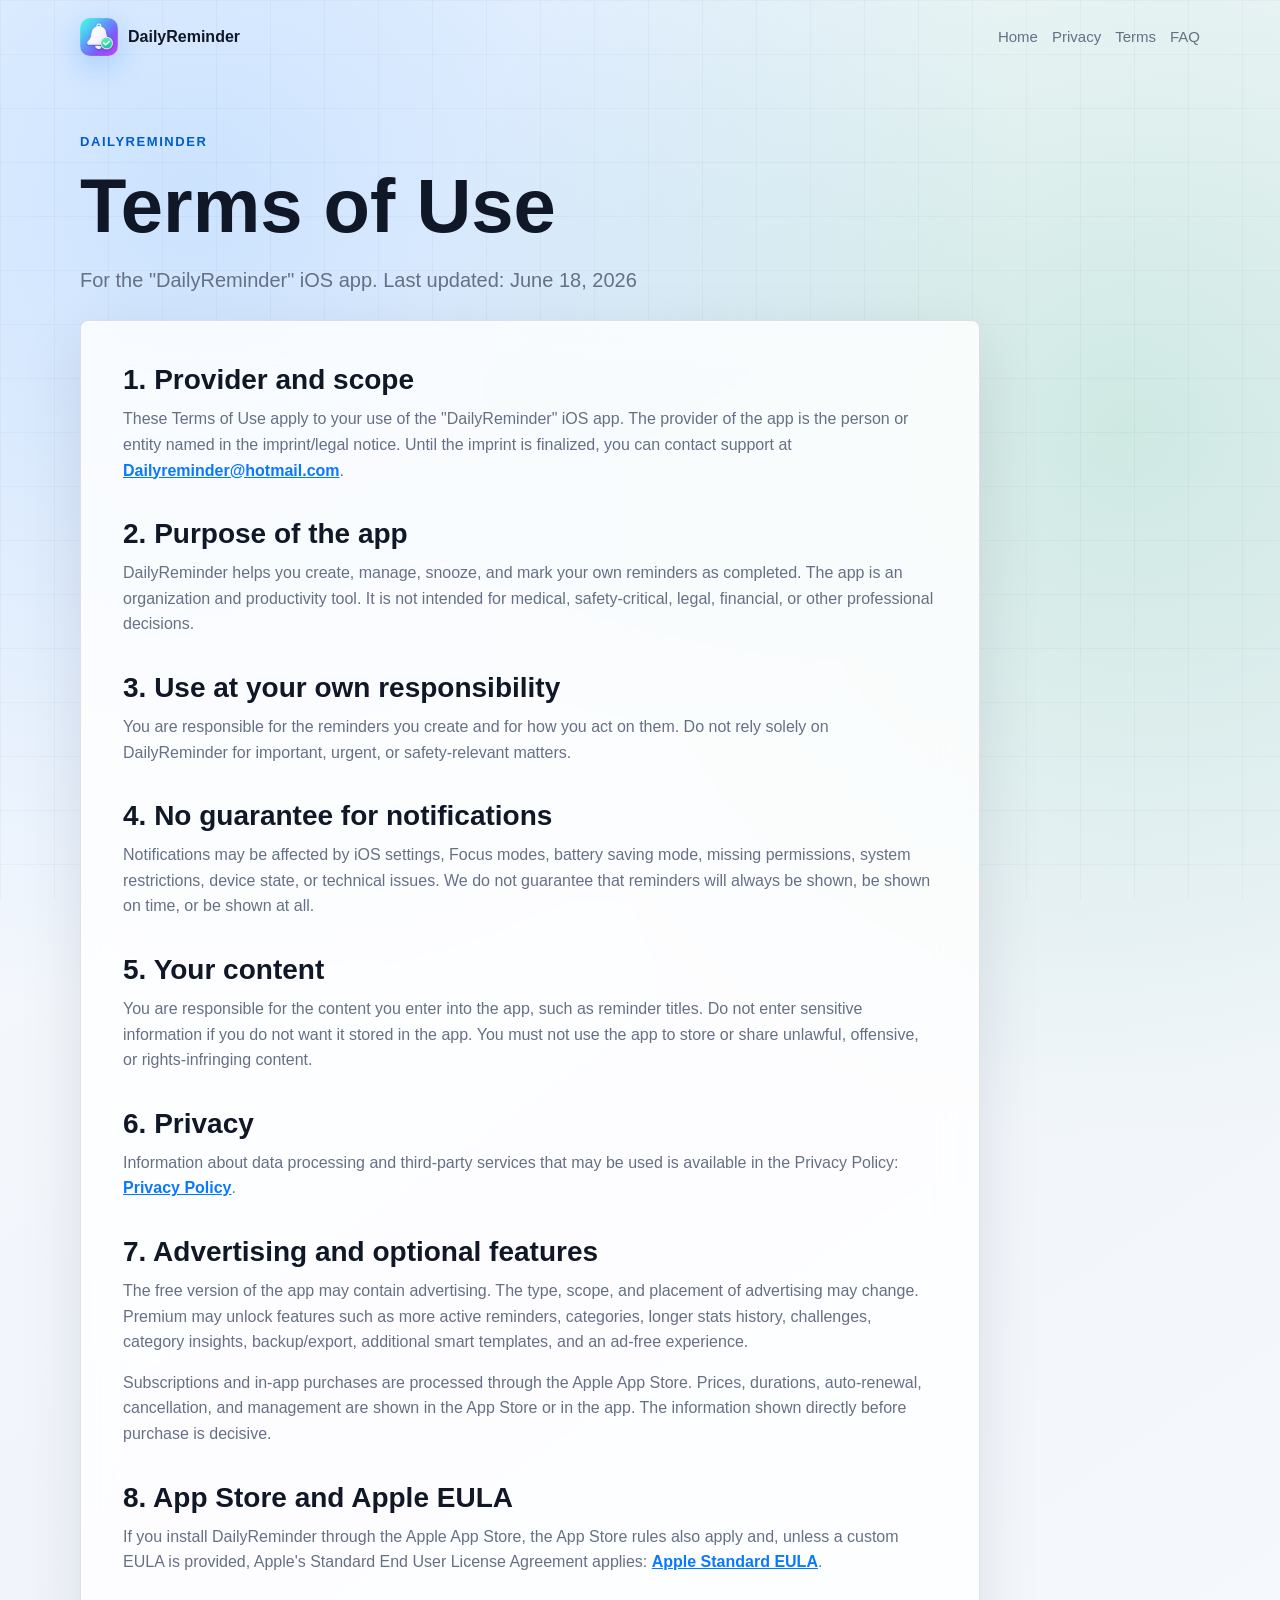
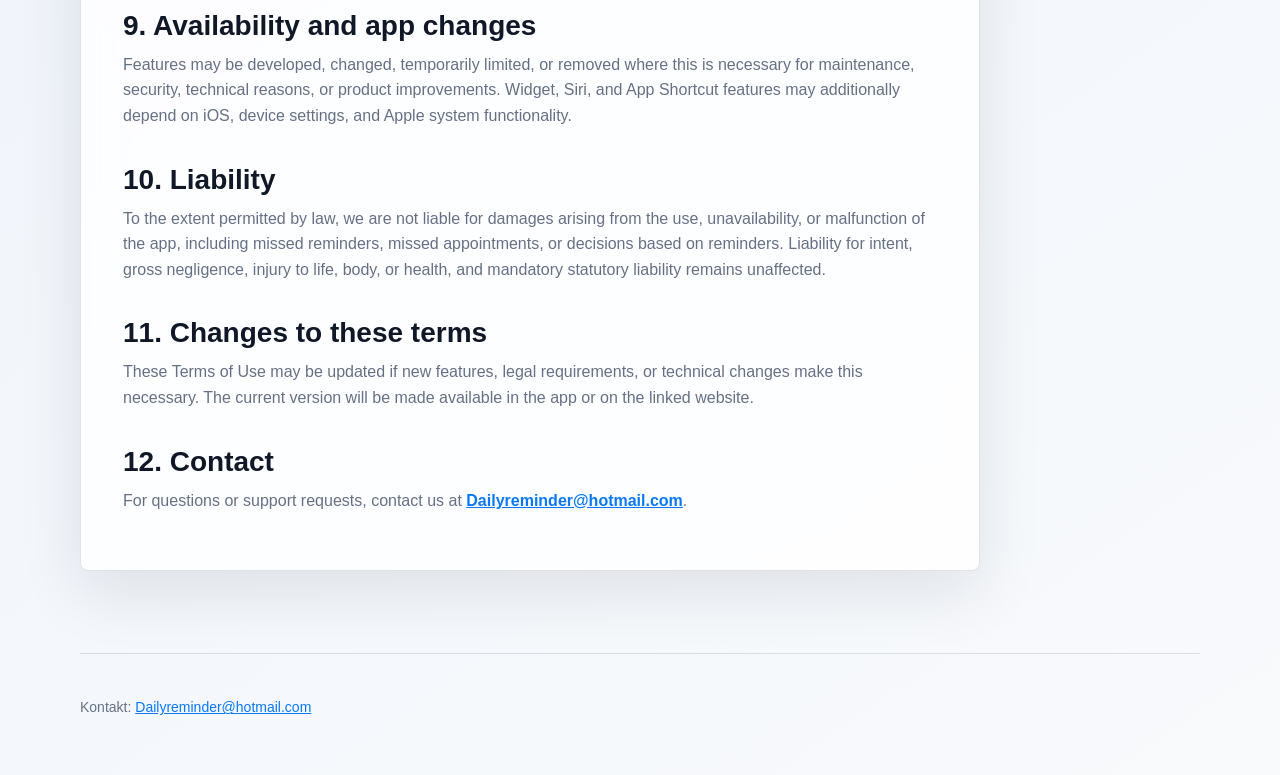
<file: terms-en.html>
<!doctype html>
<html lang="en">
<head>
  <meta charset="utf-8">
  <meta name="viewport" content="width=device-width, initial-scale=1">
  <title>DailyReminder - Terms of Use</title>
  <link rel="stylesheet" href="site.css">

</head>
<body>
<div class="scroll-progress" aria-hidden="true"></div>
<div class="scene-bg" aria-hidden="true"><div class="scanline"></div></div>

<main class="page">
  <nav class="nav" aria-label="Main navigation">
    <a class="brand" href="index.html"><img src="app-icon.png" alt="" class="brand-icon"><span>DailyReminder</span></a>
    <div class="nav-links"><a href="index.html">Home</a><a href="privacy-en.html">Privacy</a><a href="terms-en.html">Terms</a><a href="faq-en.html">FAQ</a></div>
  </nav>

  <section class="legal-hero reveal">
    <p class="eyebrow">DailyReminder</p>
    <h1>Terms of Use</h1>
    <p class="lead">For the "DailyReminder" iOS app. Last updated: June 18, 2026</p>
  </section>

  <article class="legal-document reveal">
    <h2>1. Provider and scope</h2>
      <p>
        These Terms of Use apply to your use of the "DailyReminder" iOS app. The provider of the app
        is the person or entity named in the imprint/legal notice. Until the imprint is finalized, you can
        contact support at <a href="mailto:Dailyreminder@hotmail.com">Dailyreminder@hotmail.com</a>.
      </p>
    
      <h2>2. Purpose of the app</h2>
      <p>
        DailyReminder helps you create, manage, snooze, and mark your own reminders as completed.
        The app is an organization and productivity tool. It is not intended for medical, safety-critical,
        legal, financial, or other professional decisions.
      </p>
    
      <h2>3. Use at your own responsibility</h2>
      <p>
        You are responsible for the reminders you create and for how you act on them. Do not rely solely
        on DailyReminder for important, urgent, or safety-relevant matters.
      </p>
    
      <h2>4. No guarantee for notifications</h2>
      <p>
        Notifications may be affected by iOS settings, Focus modes, battery saving mode, missing permissions,
        system restrictions, device state, or technical issues. We do not guarantee that reminders will always
        be shown, be shown on time, or be shown at all.
      </p>
    
      <h2>5. Your content</h2>
      <p>
        You are responsible for the content you enter into the app, such as reminder titles. Do not enter
        sensitive information if you do not want it stored in the app. You must not use the app to store or
        share unlawful, offensive, or rights-infringing content.
      </p>
    
      <h2>6. Privacy</h2>
      <p>
        Information about data processing and third-party services that may be used is available in the
        Privacy Policy:
        <a href="https://niti0225.github.io/dailyreminder-legal/privacy-en.html">Privacy Policy</a>.
      </p>
    
      <h2>7. Advertising and optional features</h2>
      <p>
        The free version of the app may contain advertising. The type, scope, and placement of advertising
        may change. Premium may unlock features such as more active reminders, categories, longer stats
        history, challenges, category insights, backup/export, additional smart templates, and an ad-free
        experience.
      </p>
      <p>
        Subscriptions and in-app purchases are processed through the Apple App Store. Prices, durations,
        auto-renewal, cancellation, and management are shown in the App Store or in the app. The information
        shown directly before purchase is decisive.
      </p>
    
      <h2>8. App Store and Apple EULA</h2>
      <p>
        If you install DailyReminder through the Apple App Store, the App Store rules also apply and, unless
        a custom EULA is provided, Apple's Standard End User License Agreement applies:
        <a href="https://www.apple.com/legal/internet-services/itunes/dev/stdeula/">Apple Standard EULA</a>.
      </p>
    
      <h2>9. Availability and app changes</h2>
      <p>
        Features may be developed, changed, temporarily limited, or removed where this is necessary for
        maintenance, security, technical reasons, or product improvements. Widget, Siri, and App Shortcut
        features may additionally depend on iOS, device settings, and Apple system functionality.
      </p>
    
      <h2>10. Liability</h2>
      <p>
        To the extent permitted by law, we are not liable for damages arising from the use, unavailability,
        or malfunction of the app, including missed reminders, missed appointments, or decisions based on
        reminders. Liability for intent, gross negligence, injury to life, body, or health, and mandatory
        statutory liability remains unaffected.
      </p>
    
      <h2>11. Changes to these terms</h2>
      <p>
        These Terms of Use may be updated if new features, legal requirements, or technical changes make
        this necessary. The current version will be made available in the app or on the linked website.
      </p>
    
      <h2>12. Contact</h2>
      <p>
        For questions or support requests, contact us at
        <a href="mailto:Dailyreminder@hotmail.com">Dailyreminder@hotmail.com</a>.
      </p>
  </article>
</main>

<footer class="page footer"><p>Kontakt: <a href="mailto:Dailyreminder@hotmail.com">Dailyreminder@hotmail.com</a></p></footer>
<script src="site.js" defer></script>
</body>
</html>
</file>
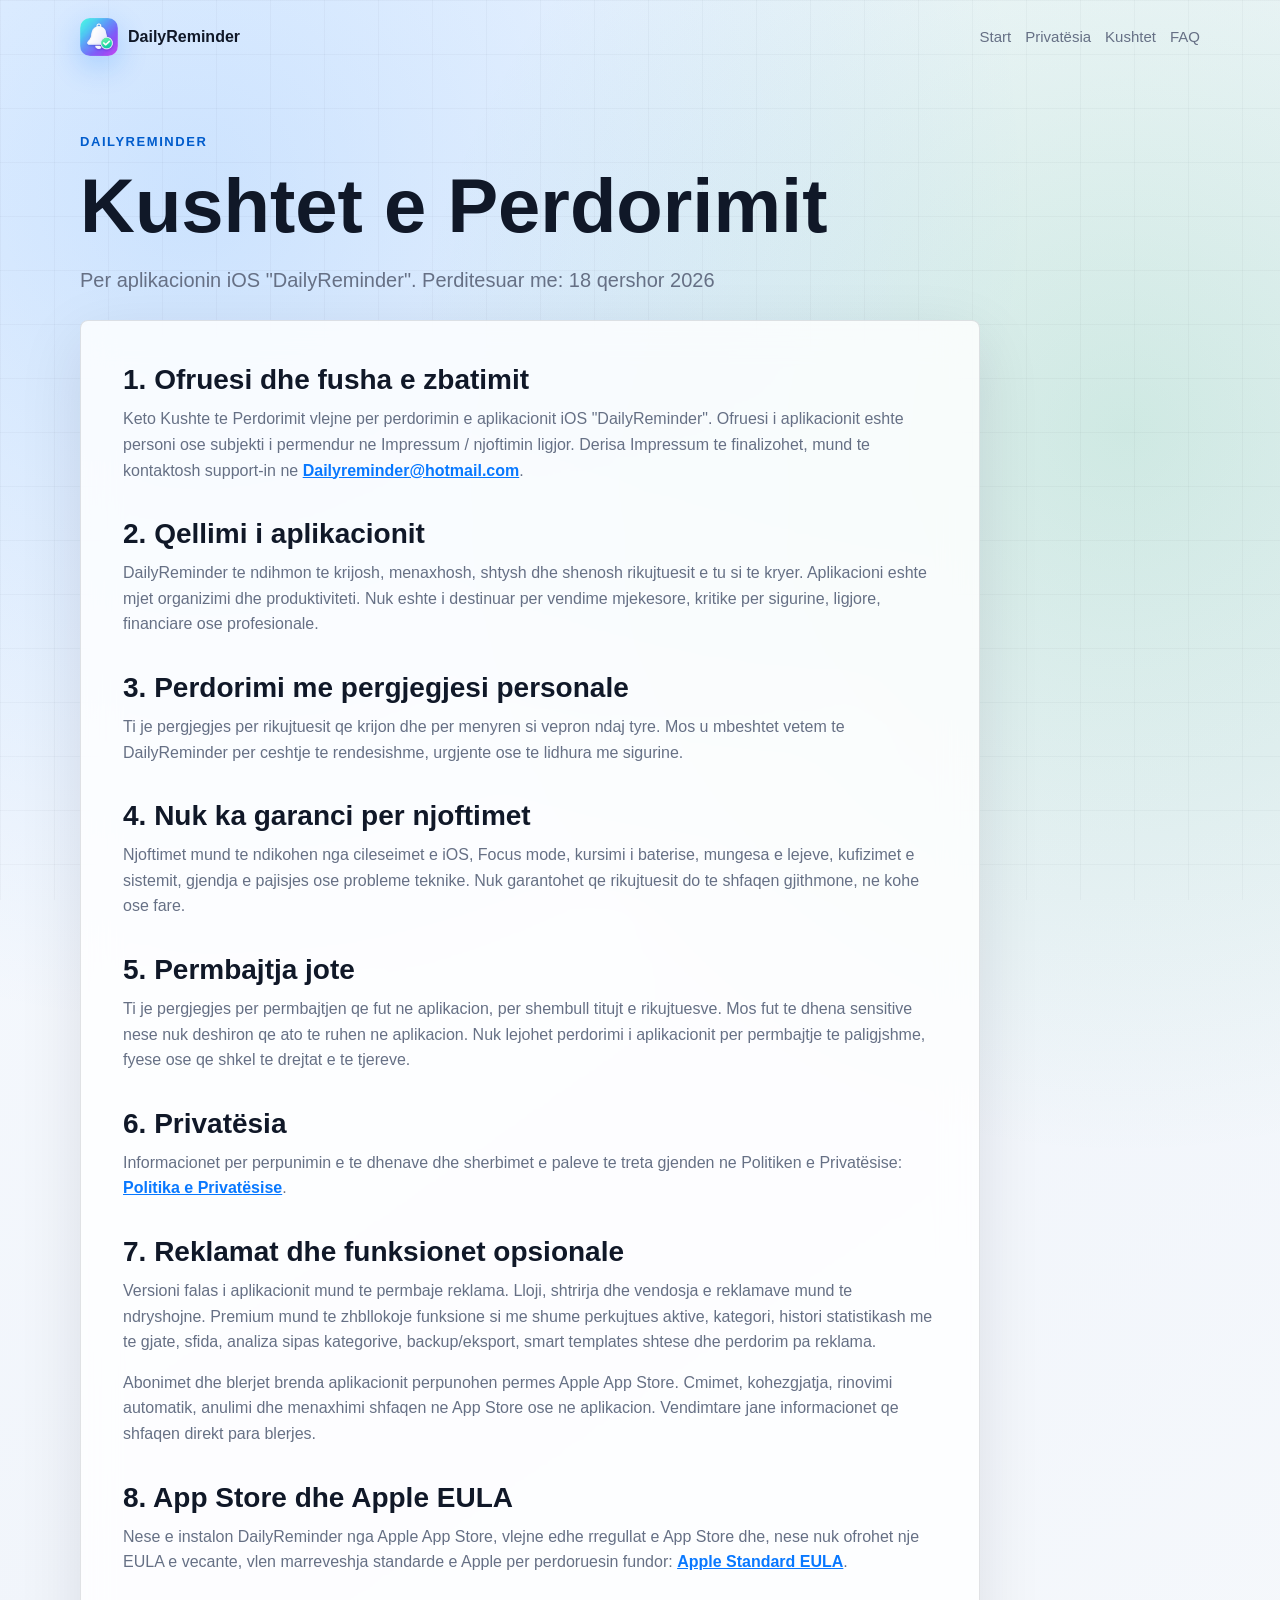
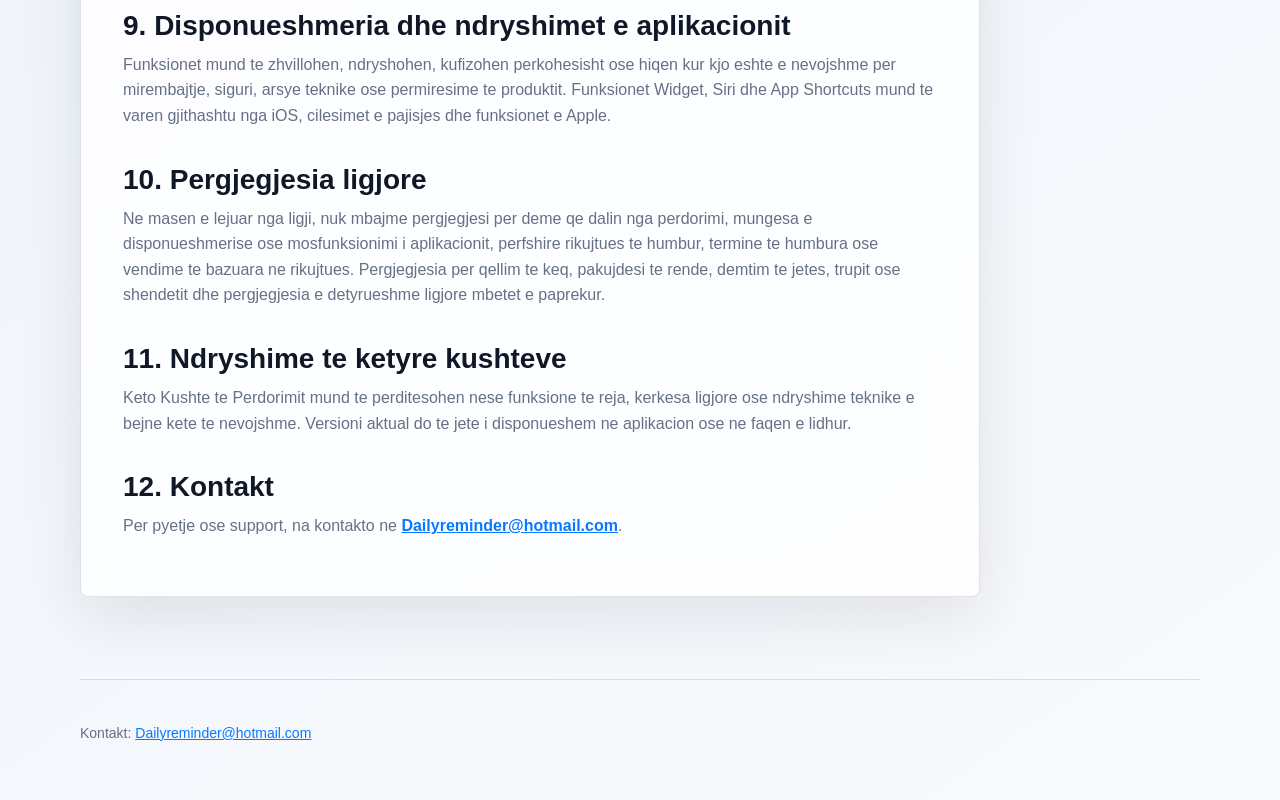
<file: terms-sq.html>
<!doctype html>
<html lang="sq">
<head>
  <meta charset="utf-8">
  <meta name="viewport" content="width=device-width, initial-scale=1">
  <title>DailyReminder - Kushtet e Perdorimit</title>
  <link rel="stylesheet" href="site.css">

</head>
<body>
<div class="scroll-progress" aria-hidden="true"></div>
<div class="scene-bg" aria-hidden="true"><div class="scanline"></div></div>

<main class="page">
  <nav class="nav" aria-label="Navigimi kryesor">
    <a class="brand" href="index.html"><img src="app-icon.png" alt="" class="brand-icon"><span>DailyReminder</span></a>
    <div class="nav-links"><a href="index.html">Start</a><a href="privacy-sq.html">Privatësia</a><a href="terms-sq.html">Kushtet</a><a href="faq-sq.html">FAQ</a></div>
  </nav>

  <section class="legal-hero reveal">
    <p class="eyebrow">DailyReminder</p>
    <h1>Kushtet e Perdorimit</h1>
    <p class="lead">Per aplikacionin iOS "DailyReminder". Perditesuar me: 18 qershor 2026</p>
  </section>

  <article class="legal-document reveal">
    <h2>1. Ofruesi dhe fusha e zbatimit</h2>
      <p>
        Keto Kushte te Perdorimit vlejne per perdorimin e aplikacionit iOS "DailyReminder".
        Ofruesi i aplikacionit eshte personi ose subjekti i permendur ne Impressum / njoftimin ligjor.
        Derisa Impressum te finalizohet, mund te kontaktosh support-in ne
        <a href="mailto:Dailyreminder@hotmail.com">Dailyreminder@hotmail.com</a>.
      </p>
    
      <h2>2. Qellimi i aplikacionit</h2>
      <p>
        DailyReminder te ndihmon te krijosh, menaxhosh, shtysh dhe shenosh rikujtuesit e tu si te kryer.
        Aplikacioni eshte mjet organizimi dhe produktiviteti. Nuk eshte i destinuar per vendime mjekesore,
        kritike per sigurine, ligjore, financiare ose profesionale.
      </p>
    
      <h2>3. Perdorimi me pergjegjesi personale</h2>
      <p>
        Ti je pergjegjes per rikujtuesit qe krijon dhe per menyren si vepron ndaj tyre. Mos u mbeshtet
        vetem te DailyReminder per ceshtje te rendesishme, urgjente ose te lidhura me sigurine.
      </p>
    
      <h2>4. Nuk ka garanci per njoftimet</h2>
      <p>
        Njoftimet mund te ndikohen nga cileseimet e iOS, Focus mode, kursimi i baterise, mungesa e lejeve,
        kufizimet e sistemit, gjendja e pajisjes ose probleme teknike. Nuk garantohet qe rikujtuesit do te
        shfaqen gjithmone, ne kohe ose fare.
      </p>
    
      <h2>5. Permbajtja jote</h2>
      <p>
        Ti je pergjegjes per permbajtjen qe fut ne aplikacion, per shembull titujt e rikujtuesve.
        Mos fut te dhena sensitive nese nuk deshiron qe ato te ruhen ne aplikacion. Nuk lejohet perdorimi
        i aplikacionit per permbajtje te paligjshme, fyese ose qe shkel te drejtat e te tjereve.
      </p>
    
      <h2>6. Privatësia</h2>
      <p>
        Informacionet per perpunimin e te dhenave dhe sherbimet e paleve te treta gjenden ne Politiken e
        Privatësise:
        <a href="https://niti0225.github.io/dailyreminder-legal/privacy-sq.html">Politika e Privatësise</a>.
      </p>
    
      <h2>7. Reklamat dhe funksionet opsionale</h2>
      <p>
        Versioni falas i aplikacionit mund te permbaje reklama. Lloji, shtrirja dhe vendosja e reklamave
        mund te ndryshojne. Premium mund te zhbllokoje funksione si me shume perkujtues aktive, kategori,
        histori statistikash me te gjate, sfida, analiza sipas kategorive, backup/eksport, smart templates
        shtese dhe perdorim pa reklama.
      </p>
      <p>
        Abonimet dhe blerjet brenda aplikacionit perpunohen permes Apple App Store. Cmimet, kohezgjatja,
        rinovimi automatik, anulimi dhe menaxhimi shfaqen ne App Store ose ne aplikacion. Vendimtare jane
        informacionet qe shfaqen direkt para blerjes.
      </p>
    
      <h2>8. App Store dhe Apple EULA</h2>
      <p>
        Nese e instalon DailyReminder nga Apple App Store, vlejne edhe rregullat e App Store dhe, nese nuk
        ofrohet nje EULA e vecante, vlen marreveshja standarde e Apple per perdoruesin fundor:
        <a href="https://www.apple.com/legal/internet-services/itunes/dev/stdeula/">Apple Standard EULA</a>.
      </p>
    
      <h2>9. Disponueshmeria dhe ndryshimet e aplikacionit</h2>
      <p>
        Funksionet mund te zhvillohen, ndryshohen, kufizohen perkohesisht ose hiqen kur kjo eshte e nevojshme
        per mirembajtje, siguri, arsye teknike ose permiresime te produktit. Funksionet Widget, Siri dhe
        App Shortcuts mund te varen gjithashtu nga iOS, cilesimet e pajisjes dhe funksionet e Apple.
      </p>
    
      <h2>10. Pergjegjesia ligjore</h2>
      <p>
        Ne masen e lejuar nga ligji, nuk mbajme pergjegjesi per deme qe dalin nga perdorimi, mungesa e
        disponueshmerise ose mosfunksionimi i aplikacionit, perfshire rikujtues te humbur, termine te humbura
        ose vendime te bazuara ne rikujtues. Pergjegjesia per qellim te keq, pakujdesi te rende, demtim te
        jetes, trupit ose shendetit dhe pergjegjesia e detyrueshme ligjore mbetet e paprekur.
      </p>
    
      <h2>11. Ndryshime te ketyre kushteve</h2>
      <p>
        Keto Kushte te Perdorimit mund te perditesohen nese funksione te reja, kerkesa ligjore ose ndryshime
        teknike e bejne kete te nevojshme. Versioni aktual do te jete i disponueshem ne aplikacion ose ne
        faqen e lidhur.
      </p>
    
      <h2>12. Kontakt</h2>
      <p>
        Per pyetje ose support, na kontakto ne
        <a href="mailto:Dailyreminder@hotmail.com">Dailyreminder@hotmail.com</a>.
      </p>
  </article>
</main>

<footer class="page footer"><p>Kontakt: <a href="mailto:Dailyreminder@hotmail.com">Dailyreminder@hotmail.com</a></p></footer>
<script src="site.js" defer></script>
</body>
</html>
</file>
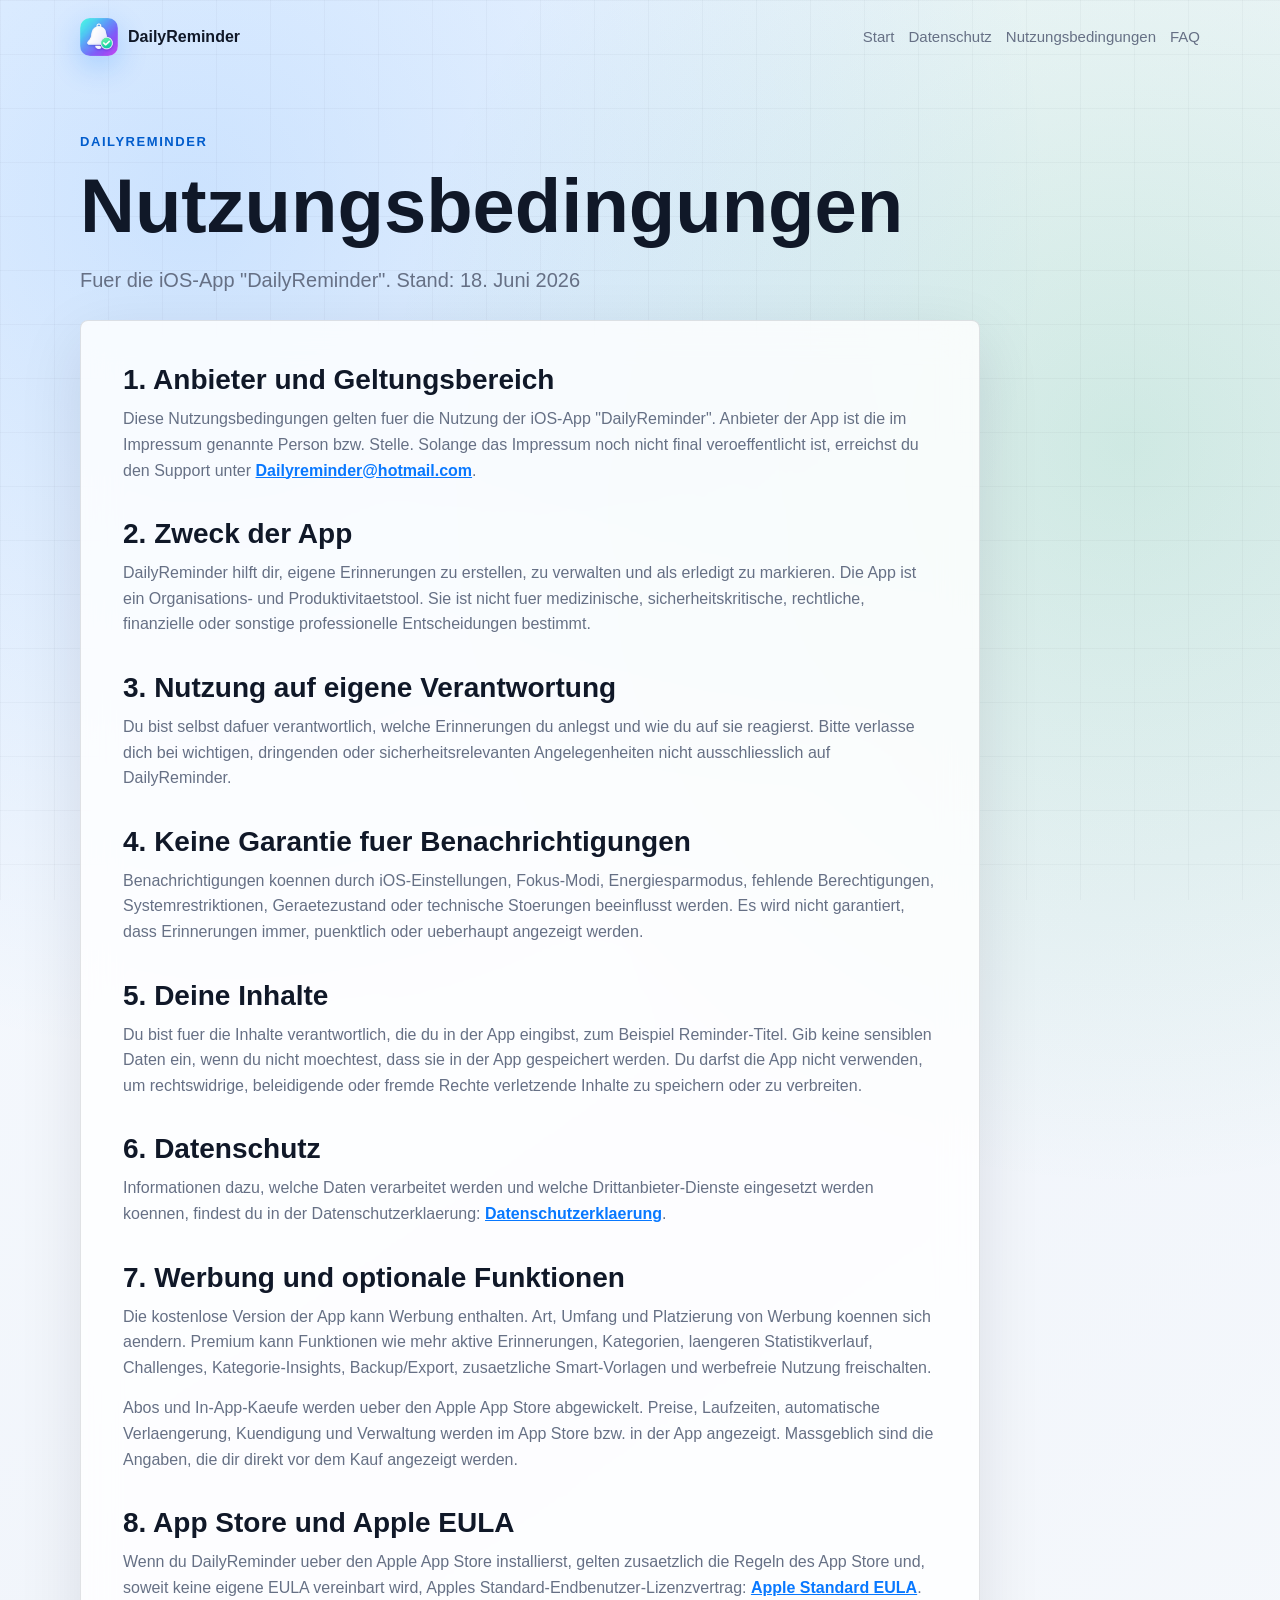
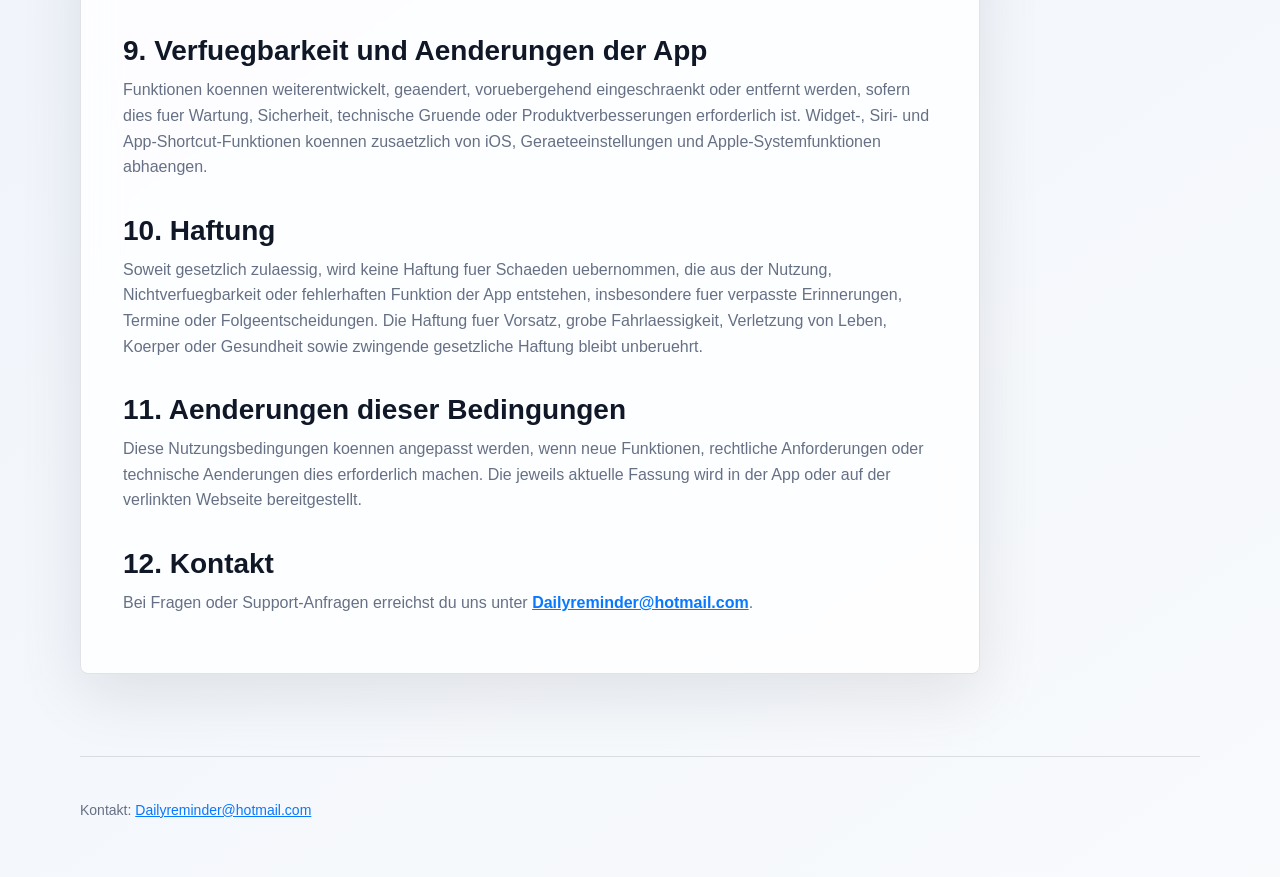
<file: terms.html>
<!doctype html>
<html lang="de">
<head>
  <meta charset="utf-8">
  <meta name="viewport" content="width=device-width, initial-scale=1">
  <title>DailyReminder - Nutzungsbedingungen</title>
  <link rel="stylesheet" href="site.css">

</head>
<body>
<div class="scroll-progress" aria-hidden="true"></div>
<div class="scene-bg" aria-hidden="true"><div class="scanline"></div></div>

<main class="page">
  <nav class="nav" aria-label="Hauptnavigation">
    <a class="brand" href="index.html"><img src="app-icon.png" alt="" class="brand-icon"><span>DailyReminder</span></a>
    <div class="nav-links"><a href="index.html">Start</a><a href="privacy.html">Datenschutz</a><a href="terms.html">Nutzungsbedingungen</a><a href="faq.html">FAQ</a></div>
  </nav>

  <section class="legal-hero reveal">
    <p class="eyebrow">DailyReminder</p>
    <h1>Nutzungsbedingungen</h1>
    <p class="lead">Fuer die iOS-App "DailyReminder". Stand: 18. Juni 2026</p>
  </section>

  <article class="legal-document reveal">
    <h2>1. Anbieter und Geltungsbereich</h2>
      <p>
        Diese Nutzungsbedingungen gelten fuer die Nutzung der iOS-App "DailyReminder".
        Anbieter der App ist die im Impressum genannte Person bzw. Stelle. Solange das Impressum
        noch nicht final veroeffentlicht ist, erreichst du den Support unter
        <a href="mailto:Dailyreminder@hotmail.com">Dailyreminder@hotmail.com</a>.
      </p>
    
      <h2>2. Zweck der App</h2>
      <p>
        DailyReminder hilft dir, eigene Erinnerungen zu erstellen, zu verwalten und als erledigt zu markieren.
        Die App ist ein Organisations- und Produktivitaetstool. Sie ist nicht fuer medizinische,
        sicherheitskritische, rechtliche, finanzielle oder sonstige professionelle Entscheidungen bestimmt.
      </p>
    
      <h2>3. Nutzung auf eigene Verantwortung</h2>
      <p>
        Du bist selbst dafuer verantwortlich, welche Erinnerungen du anlegst und wie du auf sie reagierst.
        Bitte verlasse dich bei wichtigen, dringenden oder sicherheitsrelevanten Angelegenheiten nicht
        ausschliesslich auf DailyReminder.
      </p>
    
      <h2>4. Keine Garantie fuer Benachrichtigungen</h2>
      <p>
        Benachrichtigungen koennen durch iOS-Einstellungen, Fokus-Modi, Energiesparmodus,
        fehlende Berechtigungen, Systemrestriktionen, Geraetezustand oder technische Stoerungen beeinflusst
        werden. Es wird nicht garantiert, dass Erinnerungen immer, puenktlich oder ueberhaupt angezeigt werden.
      </p>
    
      <h2>5. Deine Inhalte</h2>
      <p>
        Du bist fuer die Inhalte verantwortlich, die du in der App eingibst, zum Beispiel Reminder-Titel.
        Gib keine sensiblen Daten ein, wenn du nicht moechtest, dass sie in der App gespeichert werden.
        Du darfst die App nicht verwenden, um rechtswidrige, beleidigende oder fremde Rechte verletzende
        Inhalte zu speichern oder zu verbreiten.
      </p>
    
      <h2>6. Datenschutz</h2>
      <p>
        Informationen dazu, welche Daten verarbeitet werden und welche Drittanbieter-Dienste eingesetzt
        werden koennen, findest du in der Datenschutzerklaerung:
        <a href="https://niti0225.github.io/dailyreminder-legal/privacy.html">Datenschutzerklaerung</a>.
      </p>
    
      <h2>7. Werbung und optionale Funktionen</h2>
      <p>
        Die kostenlose Version der App kann Werbung enthalten. Art, Umfang und Platzierung von Werbung
        koennen sich aendern. Premium kann Funktionen wie mehr aktive Erinnerungen, Kategorien, laengeren
        Statistikverlauf, Challenges, Kategorie-Insights, Backup/Export, zusaetzliche Smart-Vorlagen und
        werbefreie Nutzung freischalten.
      </p>
      <p>
        Abos und In-App-Kaeufe werden ueber den Apple App Store abgewickelt. Preise, Laufzeiten,
        automatische Verlaengerung, Kuendigung und Verwaltung werden im App Store bzw. in der App angezeigt.
        Massgeblich sind die Angaben, die dir direkt vor dem Kauf angezeigt werden.
      </p>
    
      <h2>8. App Store und Apple EULA</h2>
      <p>
        Wenn du DailyReminder ueber den Apple App Store installierst, gelten zusaetzlich die Regeln des
        App Store und, soweit keine eigene EULA vereinbart wird, Apples Standard-Endbenutzer-Lizenzvertrag:
        <a href="https://www.apple.com/legal/internet-services/itunes/dev/stdeula/">Apple Standard EULA</a>.
      </p>
    
      <h2>9. Verfuegbarkeit und Aenderungen der App</h2>
      <p>
        Funktionen koennen weiterentwickelt, geaendert, voruebergehend eingeschraenkt oder entfernt werden,
        sofern dies fuer Wartung, Sicherheit, technische Gruende oder Produktverbesserungen erforderlich ist.
        Widget-, Siri- und App-Shortcut-Funktionen koennen zusaetzlich von iOS, Geraeteeinstellungen und
        Apple-Systemfunktionen abhaengen.
      </p>
    
      <h2>10. Haftung</h2>
      <p>
        Soweit gesetzlich zulaessig, wird keine Haftung fuer Schaeden uebernommen, die aus der Nutzung,
        Nichtverfuegbarkeit oder fehlerhaften Funktion der App entstehen, insbesondere fuer verpasste
        Erinnerungen, Termine oder Folgeentscheidungen. Die Haftung fuer Vorsatz, grobe Fahrlaessigkeit,
        Verletzung von Leben, Koerper oder Gesundheit sowie zwingende gesetzliche Haftung bleibt unberuehrt.
      </p>
    
      <h2>11. Aenderungen dieser Bedingungen</h2>
      <p>
        Diese Nutzungsbedingungen koennen angepasst werden, wenn neue Funktionen, rechtliche Anforderungen
        oder technische Aenderungen dies erforderlich machen. Die jeweils aktuelle Fassung wird in der App
        oder auf der verlinkten Webseite bereitgestellt.
      </p>
    
      <h2>12. Kontakt</h2>
      <p>
        Bei Fragen oder Support-Anfragen erreichst du uns unter
        <a href="mailto:Dailyreminder@hotmail.com">Dailyreminder@hotmail.com</a>.
      </p>
  </article>
</main>

<footer class="page footer"><p>Kontakt: <a href="mailto:Dailyreminder@hotmail.com">Dailyreminder@hotmail.com</a></p></footer>
<script src="site.js" defer></script>
</body>
</html>
</file>
<file: site.css>
:root {
  color-scheme: light dark;
  --bg: #f5f7fb;
  --surface: rgba(255, 255, 255, 0.82);
  --surface-strong: #ffffff;
  --text: #101828;
  --muted: #667085;
  --line: rgba(16, 24, 40, 0.12);
  --accent: #0878ff;
  --accent-strong: #005ccc;
  --green: #12a15f;
  --pink: #e5487b;
  --yellow: #e9a900;
  --shadow: 0 24px 70px rgba(16, 24, 40, 0.18);
}

* {
  box-sizing: border-box;
}

html {
  scroll-behavior: smooth;
}

body {
  min-height: 100vh;
  margin: 0;
  font-family: -apple-system, BlinkMacSystemFont, "Segoe UI", Roboto, Arial, sans-serif;
  line-height: 1.6;
  background:
    radial-gradient(circle at 15% 8%, rgba(8, 120, 255, 0.18), transparent 34%),
    radial-gradient(circle at 88% 18%, rgba(18, 161, 95, 0.16), transparent 32%),
    linear-gradient(145deg, #f8fbff 0%, #f1f5fb 50%, #f8fafc 100%);
  color: var(--text);
  overflow-x: hidden;
}

body::selection {
  background: rgba(8, 120, 255, 0.2);
}

a {
  color: var(--accent);
}

a:hover {
  color: var(--accent-strong);
}

.scene-bg {
  position: fixed;
  inset: 0;
  pointer-events: none;
  z-index: -1;
  opacity: 0.7;
}

.scene-bg::before {
  content: "";
  position: absolute;
  inset: 0;
  background-image:
    linear-gradient(rgba(16, 24, 40, 0.045) 1px, transparent 1px),
    linear-gradient(90deg, rgba(16, 24, 40, 0.045) 1px, transparent 1px);
  background-size: 54px 54px;
  transform: translateY(calc(var(--scroll, 0) * -18px));
}

.scanline {
  position: absolute;
  inset: 0;
  background: linear-gradient(110deg, transparent 0%, rgba(255, 255, 255, 0.55) 45%, transparent 60%);
  transform: translateX(calc(-80% + var(--scroll, 0) * 110%));
  opacity: 0.35;
}

.scroll-progress {
  position: fixed;
  top: 0;
  left: 0;
  width: calc(var(--scroll, 0) * 100%);
  height: 4px;
  background: linear-gradient(90deg, var(--accent), var(--green), var(--pink));
  z-index: 20;
}

.page {
  width: min(1120px, calc(100% - 32px));
  margin: 0 auto;
}

.nav {
  min-height: 74px;
  display: flex;
  justify-content: space-between;
  align-items: center;
  gap: 16px;
  padding: 18px 0;
}

.brand {
  display: flex;
  align-items: center;
  gap: 10px;
  color: var(--text);
  font-weight: 850;
  letter-spacing: 0;
  text-decoration: none;
}

.brand-icon,
.app-icon {
  width: 38px;
  height: 38px;
  border-radius: 10px;
  box-shadow: 0 10px 30px rgba(8, 120, 255, 0.24);
}

.brand-mark {
  width: 34px;
  height: 34px;
  border-radius: 8px;
  display: grid;
  place-items: center;
  color: #fff;
  background: linear-gradient(135deg, #0a7cff, #16a34a);
}

.nav-links {
  display: flex;
  flex-wrap: wrap;
  justify-content: flex-end;
  gap: 14px;
  font-size: 15px;
}

.nav-links a {
  color: var(--muted);
  text-decoration: none;
  transition: color 180ms ease, transform 180ms ease;
}

.nav-links a:hover {
  color: var(--text);
  transform: translateY(-1px);
}

.hero {
  min-height: calc(100vh - 74px);
  display: grid;
  grid-template-columns: minmax(0, 1.02fr) minmax(320px, 0.98fr);
  align-items: center;
  gap: clamp(34px, 6vw, 78px);
  padding: 32px 0 76px;
}

.hero-copy {
  max-width: 700px;
}

.eyebrow {
  margin: 0 0 14px;
  color: var(--accent-strong);
  font-size: 13px;
  font-weight: 850;
  letter-spacing: 0.12em;
  text-transform: uppercase;
}

h1,
h2 {
  margin: 0;
  letter-spacing: 0;
  line-height: 1.02;
}

h1 {
  max-width: 760px;
  font-size: clamp(48px, 8vw, 92px);
}

h2 {
  font-size: clamp(32px, 5vw, 58px);
}

h3 {
  margin: 0 0 8px;
  font-size: 21px;
}

.lead,
.section-text {
  max-width: 700px;
  margin: 20px 0 0;
  color: var(--muted);
  font-size: 20px;
}

.actions {
  display: flex;
  flex-wrap: wrap;
  gap: 12px;
  margin-top: 30px;
}

.button {
  min-height: 50px;
  display: inline-flex;
  align-items: center;
  justify-content: center;
  border-radius: 8px;
  padding: 0 18px;
  font-weight: 800;
  text-decoration: none;
  background: var(--accent);
  color: #fff;
  box-shadow: 0 16px 38px rgba(8, 120, 255, 0.26);
  transition: transform 180ms ease, box-shadow 180ms ease, background 180ms ease;
}

.button:hover {
  color: #fff;
  background: var(--accent-strong);
  box-shadow: 0 20px 44px rgba(8, 120, 255, 0.3);
  transform: translateY(-2px);
}

.button.secondary {
  color: var(--text);
  background: var(--surface);
  border: 1px solid var(--line);
  box-shadow: none;
  backdrop-filter: blur(14px);
}

.hero-stage {
  min-height: 560px;
  position: relative;
  display: grid;
  place-items: center;
  perspective: 1100px;
}

.phone-shell {
  width: min(330px, 78vw);
  aspect-ratio: 0.52;
  padding: 18px;
  border: 1px solid rgba(255, 255, 255, 0.7);
  border-radius: 42px;
  background:
    linear-gradient(160deg, rgba(255,255,255,0.95), rgba(240,246,255,0.78)),
    linear-gradient(180deg, rgba(8,120,255,0.18), transparent);
  box-shadow: var(--shadow);
  transform: rotateX(8deg) rotateY(-12deg) translateY(calc(var(--scroll, 0) * -26px));
  transition: transform 220ms ease;
  animation: phoneFloat 7s ease-in-out infinite;
}

.phone-status,
.phone-nav,
.app-status-card,
.mini-task,
.phone-premium {
  position: relative;
  z-index: 1;
}

.phone-status,
.phone-nav {
  display: flex;
  align-items: center;
  justify-content: space-between;
  gap: 14px;
}

.phone-status {
  color: var(--muted);
  font-size: 13px;
  font-weight: 750;
  padding: 6px 6px 18px;
}

.phone-nav {
  padding: 0 2px 14px;
}

.phone-nav h2 {
  font-size: 27px;
  line-height: 1;
}

.phone-plus {
  width: 32px;
  height: 32px;
  display: grid;
  place-items: center;
  border-radius: 50%;
  background: var(--accent);
  color: #fff;
  font-size: 24px;
  line-height: 1;
  box-shadow: 0 12px 28px rgba(8, 120, 255, 0.28);
}

.app-status-card {
  padding: 14px;
  border: 1px solid var(--line);
  border-radius: 20px;
  background: rgba(255, 255, 255, 0.76);
  box-shadow: 0 14px 32px rgba(16, 24, 40, 0.08);
}

.status-row {
  display: flex;
  gap: 8px;
}

.status-chip {
  display: inline-flex;
  align-items: center;
  gap: 3px;
  font-size: 13px;
  font-weight: 850;
}

.status-chip.green {
  color: var(--green);
}

.status-chip.orange {
  color: #f97316;
}

.status-chip.gray {
  color: var(--muted);
}

.app-status-card p {
  margin: 8px 0 10px;
  color: var(--muted);
  font-size: 13px;
}

.challenge-line {
  display: grid;
  grid-template-columns: 1fr auto;
  align-items: center;
  gap: 8px;
}

.challenge-line span {
  height: 6px;
  border-radius: 999px;
  background:
    linear-gradient(90deg, var(--green) 0 58%, rgba(16, 24, 40, 0.12) 58% 100%);
}

.challenge-line strong {
  color: var(--muted);
  font-size: 11px;
  white-space: nowrap;
}

.mini-task,
.float-card,
.premium-row,
.legal-link,
.card {
  border: 1px solid var(--line);
  background: var(--surface);
  backdrop-filter: blur(18px);
}

.task-list {
  margin-top: 14px;
}

.mini-task {
  min-height: 68px;
  display: flex;
  align-items: center;
  justify-content: space-between;
  gap: 12px;
  margin-top: 10px;
  padding: 13px 14px;
  border-radius: 16px;
}

.mini-task strong,
.mini-task span {
  display: block;
}

.mini-task strong {
  color: var(--text);
  font-size: 15px;
}

.mini-task span {
  color: var(--muted);
  font-size: 12px;
  margin-top: 2px;
}

.mini-task i {
  width: 42px;
  height: 26px;
  border-radius: 999px;
  background: var(--green);
  position: relative;
  flex: 0 0 auto;
}

.mini-task i::after {
  content: "";
  position: absolute;
  top: 3px;
  right: 3px;
  width: 20px;
  height: 20px;
  border-radius: 50%;
  background: #fff;
}

.mini-task i.off {
  background: rgba(16, 24, 40, 0.16);
}

.mini-task i.off::after {
  right: 19px;
}

.mini-task.active {
  box-shadow: 0 16px 30px rgba(8, 120, 255, 0.14);
}

.phone-premium {
  display: flex;
  align-items: center;
  gap: 10px;
  margin-top: 14px;
  padding: 13px 14px;
  border: 1px solid var(--line);
  border-radius: 18px;
  background: rgba(255, 255, 255, 0.7);
}

.phone-premium > span {
  width: 34px;
  height: 34px;
  display: grid;
  place-items: center;
  border-radius: 50%;
  background: rgba(233, 169, 0, 0.16);
  color: var(--yellow);
}

.phone-premium strong,
.phone-premium small {
  display: block;
}

.phone-premium strong {
  font-size: 14px;
}

.phone-premium small {
  color: var(--muted);
  font-size: 11px;
}

.float-card {
  position: absolute;
  min-width: 138px;
  padding: 14px;
  border-radius: 18px;
  color: var(--muted);
  box-shadow: 0 18px 46px rgba(16, 24, 40, 0.14);
  animation: cardDrift 6s ease-in-out infinite;
}

.float-card strong {
  color: var(--text);
  font-size: 18px;
}

.float-one {
  top: 12%;
  left: 4%;
}

.float-two {
  right: 2%;
  top: 30%;
  animation-delay: -1.8s;
}

.float-three {
  right: 10%;
  bottom: 12%;
  animation-delay: -3.2s;
}

.ticker {
  overflow: hidden;
  border-block: 1px solid var(--line);
  background: rgba(255, 255, 255, 0.44);
  backdrop-filter: blur(14px);
}

.ticker-track {
  width: max-content;
  display: flex;
  gap: 18px;
  padding: 16px 0;
  animation: tickerMove 28s linear infinite;
}

.ticker span {
  color: var(--muted);
  font-weight: 850;
  text-transform: uppercase;
  letter-spacing: 0.08em;
  white-space: nowrap;
}

.section {
  padding: 92px 0;
}

.legal-hero {
  padding: 58px 0 24px;
}

.legal-hero h1 {
  max-width: 900px;
  font-size: clamp(42px, 7vw, 76px);
}

.legal-document {
  max-width: 900px;
  margin: 0 0 82px;
  padding: clamp(22px, 4vw, 42px);
  border: 1px solid var(--line);
  border-radius: 8px;
  background: var(--surface);
  backdrop-filter: blur(18px);
  box-shadow: 0 20px 64px rgba(16, 24, 40, 0.1);
}

.legal-document h2 {
  margin: 34px 0 10px;
  font-size: clamp(21px, 3vw, 28px);
  line-height: 1.18;
}

.legal-document h2:first-child {
  margin-top: 0;
}

.legal-document p {
  margin: 0 0 15px;
  color: var(--muted);
}

.legal-document a {
  font-weight: 750;
}

.section-head {
  max-width: 760px;
  margin-bottom: 28px;
}

.grid {
  display: grid;
  grid-template-columns: repeat(3, 1fr);
  gap: 16px;
}

.card {
  min-height: 190px;
  padding: 24px;
  border-radius: 8px;
  box-shadow: 0 18px 50px rgba(16, 24, 40, 0.08);
  transition: transform 220ms ease, box-shadow 220ms ease, border-color 220ms ease;
}

.card:hover {
  border-color: rgba(8, 120, 255, 0.34);
  box-shadow: 0 28px 70px rgba(16, 24, 40, 0.16);
  transform: translateY(-6px);
}

.card p {
  margin: 0;
  color: var(--muted);
}

.card-icon {
  display: inline-flex;
  margin-bottom: 26px;
  color: var(--accent-strong);
  font-weight: 900;
}

.split {
  display: grid;
  grid-template-columns: 1fr minmax(300px, 440px);
  align-items: center;
  gap: 34px;
}

.premium-panel {
  display: grid;
  gap: 12px;
  padding: 18px;
  border-radius: 8px;
  background:
    linear-gradient(145deg, rgba(8, 120, 255, 0.12), rgba(18, 161, 95, 0.12)),
    var(--surface);
  box-shadow: var(--shadow);
}

.premium-row {
  display: flex;
  justify-content: space-between;
  gap: 16px;
  padding: 16px;
  border-radius: 8px;
}

.premium-row span {
  color: var(--muted);
}

.legal-list {
  display: grid;
  grid-template-columns: repeat(2, 1fr);
  gap: 12px;
  margin: 24px 0 0;
}

.legal-link {
  display: flex;
  justify-content: space-between;
  gap: 16px;
  padding: 18px;
  border-radius: 8px;
  text-decoration: none;
  color: var(--text);
  transition: transform 180ms ease, border-color 180ms ease;
}

.legal-link:hover {
  border-color: rgba(8, 120, 255, 0.38);
  color: var(--text);
  transform: translateX(4px);
}

.legal-link span {
  color: var(--muted);
}

.faq-list {
  display: grid;
  gap: 12px;
  margin: 24px 0 70px;
}

.faq-item {
  border: 1px solid var(--line);
  border-radius: 8px;
  background: var(--surface);
  backdrop-filter: blur(16px);
  overflow: hidden;
}

.faq-item summary {
  cursor: pointer;
  padding: 18px;
  font-weight: 850;
}

.faq-item p {
  margin: 0;
  padding: 0 18px 18px;
  color: var(--muted);
}

.footer {
  padding: 28px 0 42px;
  border-top: 1px solid var(--line);
  color: var(--muted);
  font-size: 14px;
}

.reveal {
  opacity: 0;
  transform: translateY(34px) scale(0.98);
  transition: opacity 700ms ease, transform 700ms ease;
}

.reveal.is-visible {
  opacity: 1;
  transform: translateY(0) scale(1);
}

@keyframes phoneFloat {
  0%, 100% { translate: 0 0; }
  50% { translate: 0 -16px; }
}

@keyframes cardDrift {
  0%, 100% { translate: 0 0; }
  50% { translate: 0 -12px; }
}

@keyframes tickerMove {
  from { transform: translateX(0); }
  to { transform: translateX(-50%); }
}

@media (max-width: 880px) {
  .nav {
    align-items: flex-start;
    flex-direction: column;
  }

  .nav-links {
    justify-content: flex-start;
  }

  .hero,
  .split {
    grid-template-columns: 1fr;
  }

  .hero {
    padding-top: 24px;
  }

  .hero-stage {
    min-height: 500px;
  }

  .grid,
  .legal-list {
    grid-template-columns: 1fr;
  }

  .float-one {
    left: 0;
  }

  .float-two {
    right: 0;
  }
}

@media (max-width: 560px) {
  .page {
    width: min(100% - 24px, 1120px);
  }

  .nav-links {
    gap: 10px;
    font-size: 14px;
  }

  h1 {
    font-size: clamp(42px, 14vw, 62px);
  }

  .lead,
  .section-text {
    font-size: 17px;
  }

  .hero-stage {
    min-height: 430px;
  }

  .phone-shell {
    width: min(280px, 82vw);
  }

  .float-card {
    min-width: 118px;
    font-size: 14px;
  }
}

@media (prefers-color-scheme: dark) {
  :root {
    --bg: #070b10;
    --surface: rgba(17, 24, 39, 0.78);
    --surface-strong: #111827;
    --text: #f8fafc;
    --muted: #a8b3c3;
    --line: rgba(248, 250, 252, 0.12);
    --accent: #5ba7ff;
    --accent-strong: #92c7ff;
    --green: #4ade80;
    --pink: #fb7185;
    --yellow: #facc15;
    --shadow: 0 24px 80px rgba(0, 0, 0, 0.42);
  }

  body {
    background:
      radial-gradient(circle at 15% 8%, rgba(91, 167, 255, 0.18), transparent 34%),
      radial-gradient(circle at 88% 18%, rgba(74, 222, 128, 0.14), transparent 32%),
      linear-gradient(145deg, #070b10 0%, #0f172a 54%, #111827 100%);
  }

  .app-status-card,
  .phone-premium,
  .phone-shell {
    background:
      linear-gradient(160deg, rgba(30, 41, 59, 0.96), rgba(15, 23, 42, 0.82)),
      linear-gradient(180deg, rgba(91, 167, 255, 0.2), transparent);
  }
}

@media (prefers-reduced-motion: reduce) {
  *,
  *::before,
  *::after {
    animation-duration: 1ms !important;
    animation-iteration-count: 1 !important;
    scroll-behavior: auto !important;
    transition-duration: 1ms !important;
  }

  .reveal {
    opacity: 1;
    transform: none;
  }
}
</file>
